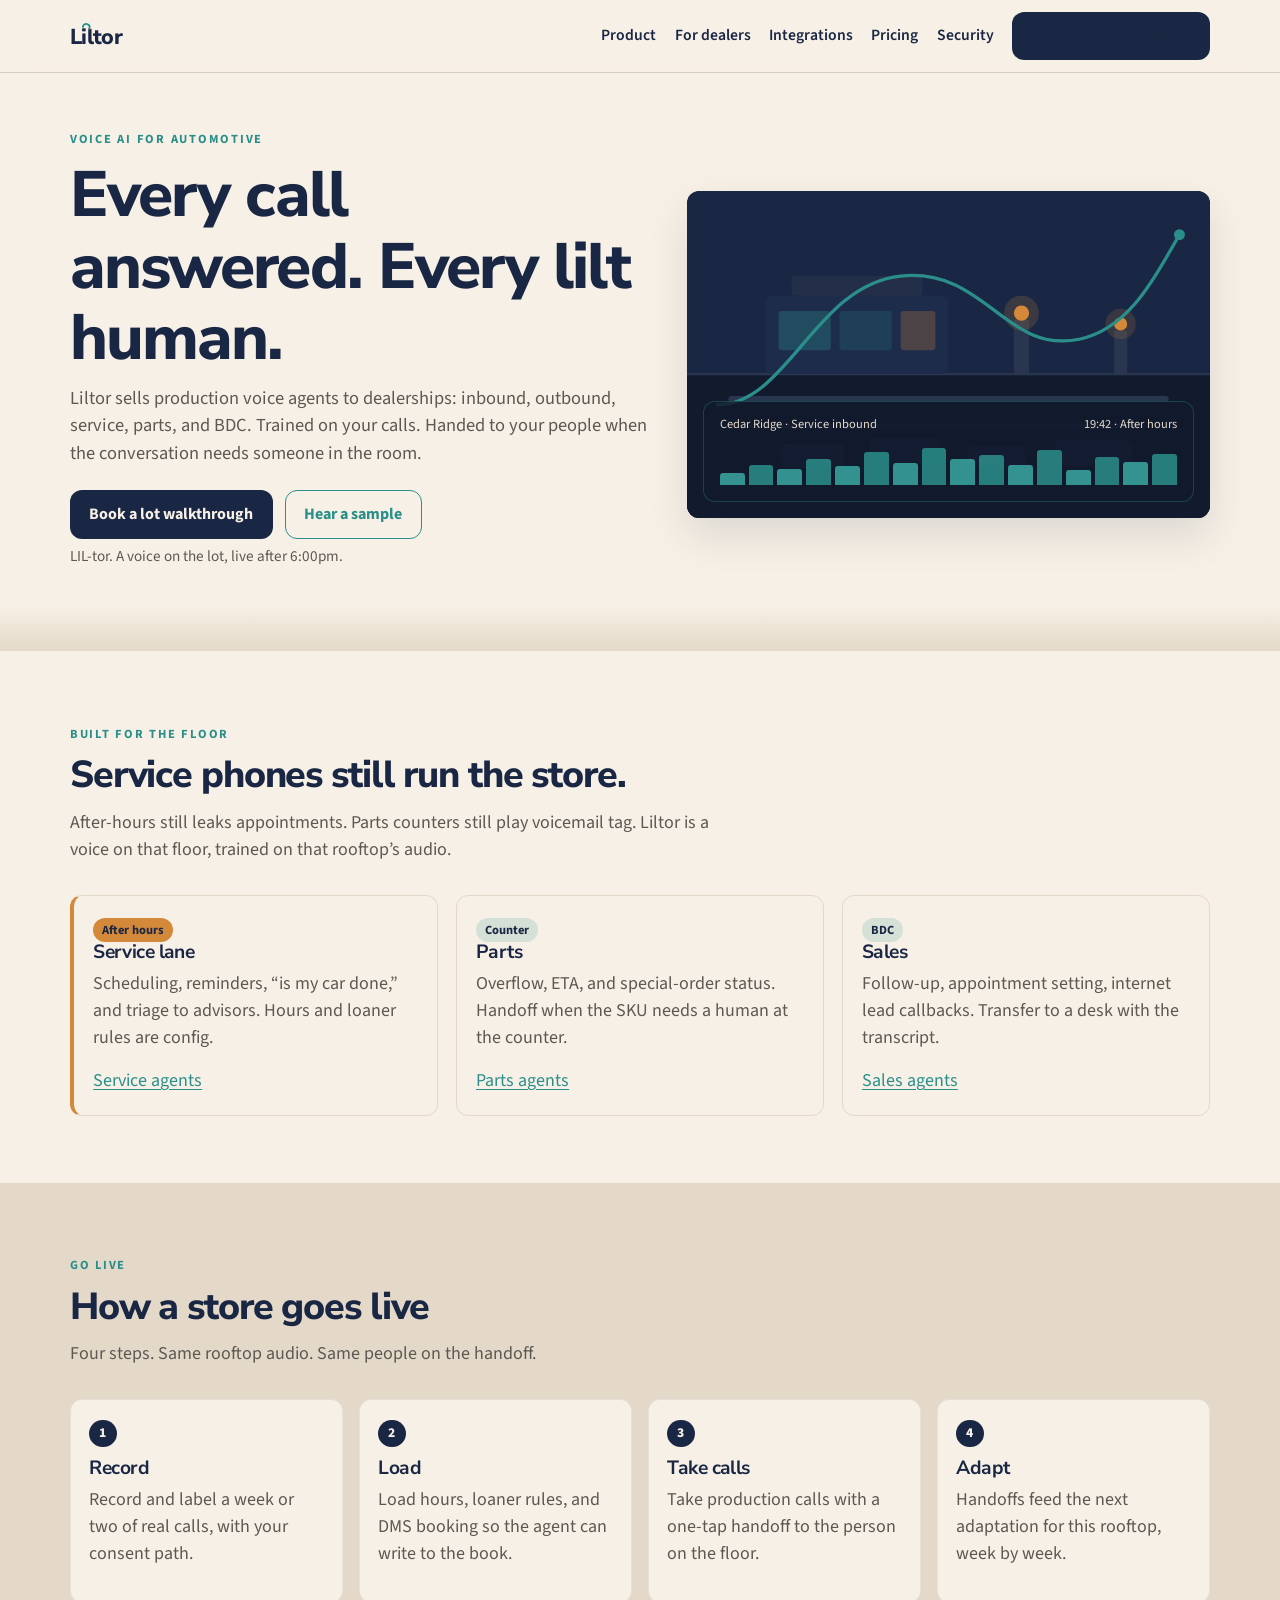
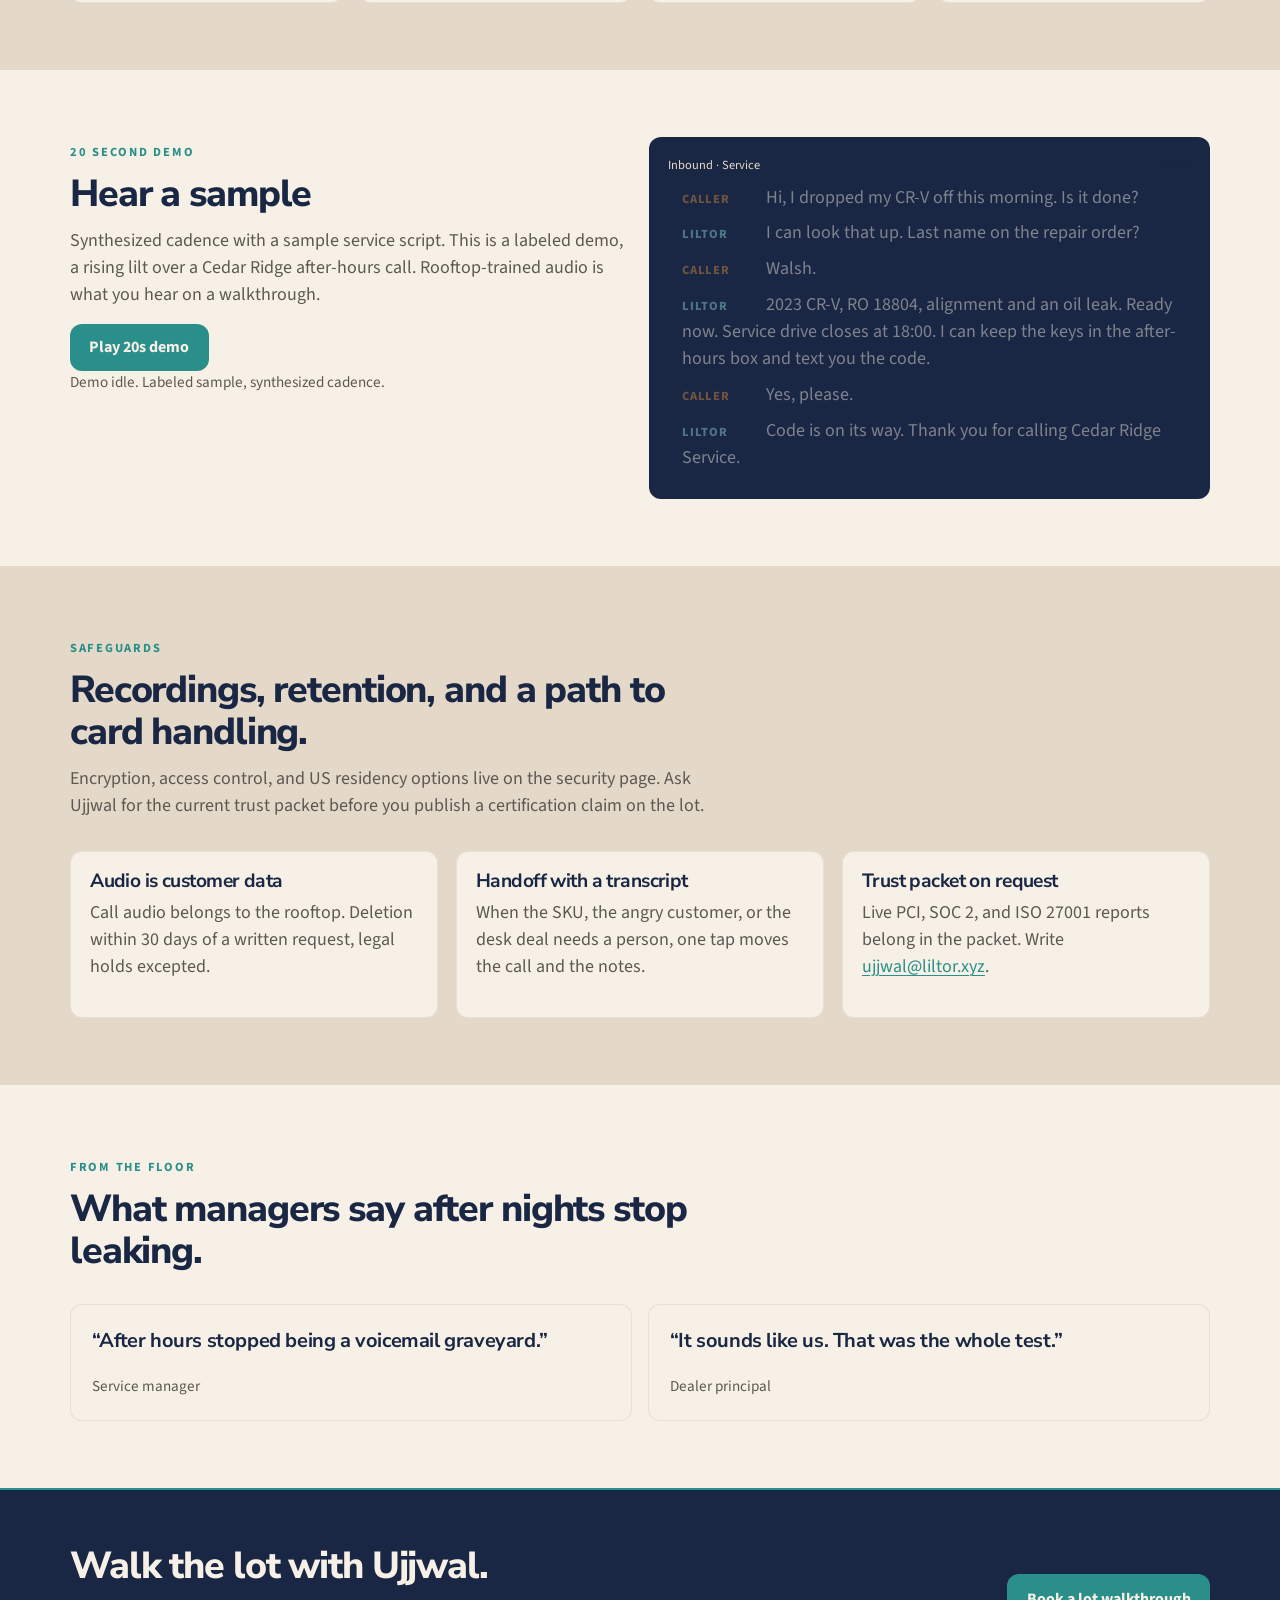
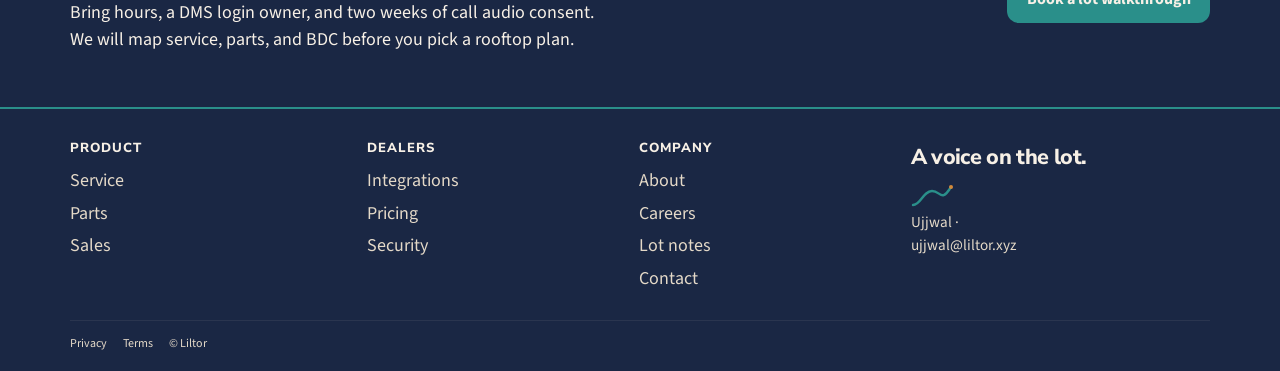
<file: index.html>
<!DOCTYPE html>
<html lang="en">
<head>
  <meta charset="utf-8">
  <meta name="viewport" content="width=device-width, initial-scale=1">
  <title>Liltor | Voice agents for dealerships</title>
  <meta name="description" content="Liltor sells production voice agents to dealerships for inbound, outbound, service, parts, and BDC. Trained on your calls, with a one-tap handoff to your people.">
  <link rel="icon" href="favicon.svg" type="image/svg+xml">
  <link rel="preconnect" href="https://fonts.googleapis.com">
  <link rel="preconnect" href="https://fonts.gstatic.com" crossorigin>
  <link href="https://fonts.googleapis.com/css2?family=Nunito+Sans:wght@600;700;800&family=Source+Sans+3:wght@400;600;700&display=swap" rel="stylesheet">
  <link rel="stylesheet" href="css/styles.css">
</head>
<body data-page="home">
  <a class="skip" href="#main">Skip to content</a>
  <header class="site-header">
    <div class="wrap nav-inner">
      <a class="wordmark" href="index.html" aria-label="Liltor home">L<span class="lilt-i">i</span>ltor</a>
      <button class="nav-toggle" type="button" aria-expanded="false" aria-controls="site-nav" aria-label="Open menu">Menu</button>
      <nav id="site-nav" class="site-nav">
        <a href="product.html">Product</a>
        <a href="product.html#dealers">For dealers</a>
        <a href="product.html#integrations">Integrations</a>
        <a href="pricing.html">Pricing</a>
        <a href="about.html#security">Security</a>
        <a class="btn btn-primary" href="about.html#contact">Book a lot walkthrough</a>
      </nav>
    </div>
  </header>
  <div class="nav-overlay"></div>

  <main id="main">
    <section class="hero">
      <div class="wrap hero-grid">
        <div>
          <p class="eyebrow">Voice AI for automotive</p>
          <h1>Every call answered. Every lilt human.</h1>
          <p class="lede">Liltor sells production voice agents to dealerships: inbound, outbound, service, parts, and BDC. Trained on your calls. Handed to your people when the conversation needs someone in the room.</p>
          <div class="hero-actions">
            <a class="btn btn-primary" href="about.html#contact">Book a lot walkthrough</a>
            <a class="btn btn-secondary" href="#sample">Hear a sample</a>
          </div>
          <p class="hero-note">LIL-tor. A voice on the lot, live after 6:00pm.</p>
        </div>
        <div class="lot-card">
          <img src="img/lot-dusk.svg" width="480" height="300" alt="Night dealership lot with sodium lamps and a rising teal voice curve">
          <div class="hero-console" aria-hidden="true">
            <div class="console-meta">
              <span>Cedar Ridge · Service inbound</span>
              <span>19:42 · After hours</span>
            </div>
            <div class="wave">
              <span></span><span></span><span></span><span></span>
              <span></span><span></span><span></span><span></span>
              <span></span><span></span><span></span><span></span>
              <span></span><span></span><span></span><span></span>
            </div>
          </div>
        </div>
      </div>
    </section>

    <section class="section">
      <div class="wrap">
        <div class="section-head">
          <p class="eyebrow">Built for the floor</p>
          <h2>Service phones still run the store.</h2>
          <p>After-hours still leaks appointments. Parts counters still play voicemail tag. Liltor is a voice on that floor, trained on that rooftop’s audio.</p>
        </div>
        <div class="grid-3">
          <article class="card card-pip">
            <span class="chip chip-amber">After hours</span>
            <h3>Service lane</h3>
            <p>Scheduling, reminders, “is my car done,” and triage to advisors. Hours and loaner rules are config.</p>
            <a href="product.html#service">Service agents</a>
          </article>
          <article class="card">
            <span class="chip chip-teal">Counter</span>
            <h3>Parts</h3>
            <p>Overflow, ETA, and special-order status. Handoff when the SKU needs a human at the counter.</p>
            <a href="product.html#parts">Parts agents</a>
          </article>
          <article class="card">
            <span class="chip chip-teal">BDC</span>
            <h3>Sales</h3>
            <p>Follow-up, appointment setting, internet lead callbacks. Transfer to a desk with the transcript.</p>
            <a href="product.html#sales">Sales agents</a>
          </article>
        </div>
      </div>
    </section>

    <section class="section section-fog" id="how">
      <div class="wrap">
        <div class="section-head">
          <p class="eyebrow">Go live</p>
          <h2>How a store goes live</h2>
          <p>Four steps. Same rooftop audio. Same people on the handoff.</p>
        </div>
        <div class="steps">
          <article class="step">
            <h3>Record</h3>
            <p>Record and label a week or two of real calls, with your consent path.</p>
          </article>
          <article class="step">
            <h3>Load</h3>
            <p>Load hours, loaner rules, and DMS booking so the agent can write to the book.</p>
          </article>
          <article class="step">
            <h3>Take calls</h3>
            <p>Take production calls with a one-tap handoff to the person on the floor.</p>
          </article>
          <article class="step">
            <h3>Adapt</h3>
            <p>Handoffs feed the next adaptation for this rooftop, week by week.</p>
          </article>
        </div>
      </div>
    </section>

    <section class="section" id="sample">
      <div class="wrap grid-2">
        <div>
          <p class="eyebrow">20 second demo</p>
          <h2>Hear a sample</h2>
          <p>Synthesized cadence with a sample service script. This is a labeled demo, a rising lilt over a Cedar Ridge after-hours call. Rooftop-trained audio is what you hear on a walkthrough.</p>
          <button class="btn btn-teal" type="button" data-sample-play aria-pressed="false">Play 20s demo</button>
          <p class="muted" data-sample-status>Demo idle. Labeled sample, synthesized cadence.</p>
        </div>
        <div class="sample-panel">
          <div class="console-meta">
            <span>Inbound · Service</span>
            <span class="hours">19:42</span>
          </div>
          <p class="sample-line caller" data-sample-line data-at="0"><span class="who">Caller</span> Hi, I dropped my CR-V off this morning. Is it done?</p>
          <p class="sample-line agent" data-sample-line data-at="3500"><span class="who">Liltor</span> I can look that up. Last name on the repair order?</p>
          <p class="sample-line caller" data-sample-line data-at="7500"><span class="who">Caller</span> Walsh.</p>
          <p class="sample-line agent" data-sample-line data-at="10500"><span class="who">Liltor</span> 2023 CR-V, RO 18804, alignment and an oil leak. Ready now. Service drive closes at 18:00. I can keep the keys in the after-hours box and text you the code.</p>
          <p class="sample-line caller" data-sample-line data-at="15500"><span class="who">Caller</span> Yes, please.</p>
          <p class="sample-line agent" data-sample-line data-at="17500"><span class="who">Liltor</span> Code is on its way. Thank you for calling Cedar Ridge Service.</p>
        </div>
      </div>
    </section>

    <section class="section section-fog">
      <div class="wrap">
        <div class="section-head">
          <p class="eyebrow">Safeguards</p>
          <h2>Recordings, retention, and a path to card handling.</h2>
          <p>Encryption, access control, and US residency options live on the security page. Ask Ujjwal for the current trust packet before you publish a certification claim on the lot.</p>
        </div>
        <div class="grid-3">
          <article class="card">
            <h3>Audio is customer data</h3>
            <p>Call audio belongs to the rooftop. Deletion within 30 days of a written request, legal holds excepted.</p>
          </article>
          <article class="card">
            <h3>Handoff with a transcript</h3>
            <p>When the SKU, the angry customer, or the desk deal needs a person, one tap moves the call and the notes.</p>
          </article>
          <article class="card">
            <h3>Trust packet on request</h3>
            <p>Live PCI, SOC 2, and ISO 27001 reports belong in the packet. Write <a href="mailto:ujjwal@liltor.xyz">ujjwal@liltor.xyz</a>.</p>
          </article>
        </div>
      </div>
    </section>

    <section class="section">
      <div class="wrap">
        <div class="section-head">
          <p class="eyebrow">From the floor</p>
          <h2>What managers say after nights stop leaking.</h2>
        </div>
        <div class="quotes">
          <blockquote>
            <p>“After hours stopped being a voicemail graveyard.”</p>
            <cite>Service manager</cite>
          </blockquote>
          <blockquote>
            <p>“It sounds like us. That was the whole test.”</p>
            <cite>Dealer principal</cite>
          </blockquote>
        </div>
      </div>
    </section>

    <section class="section-navy cta-band">
      <div class="wrap">
        <div>
          <h2>Walk the lot with Ujjwal.</h2>
          <p>Bring hours, a DMS login owner, and two weeks of call audio consent. We will map service, parts, and BDC before you pick a rooftop plan.</p>
        </div>
        <a class="btn btn-teal" href="about.html#contact">Book a lot walkthrough</a>
      </div>
    </section>
  </main>

  <footer class="site-footer">
    <div class="wrap">
      <div class="footer-grid">
        <div>
          <h2>Product</h2>
          <a href="product.html#service">Service</a>
          <a href="product.html#parts">Parts</a>
          <a href="product.html#sales">Sales</a>
        </div>
        <div>
          <h2>Dealers</h2>
          <a href="product.html#integrations">Integrations</a>
          <a href="pricing.html">Pricing</a>
          <a href="about.html#security">Security</a>
        </div>
        <div>
          <h2>Company</h2>
          <a href="about.html">About</a>
          <a href="about.html#careers">Careers</a>
          <a href="docs.html#lot-notes">Lot notes</a>
          <a href="about.html#contact">Contact</a>
        </div>
        <div>
          <p class="footer-tagline">A voice on the lot.</p>
          <svg class="lilt-glyph" viewBox="0 0 42 28" aria-hidden="true">
            <path d="M2 22C10 22 12 8 21 8s9 12 19-4" fill="none" stroke="#2A8F8A" stroke-width="2.4" stroke-linecap="round"/>
            <circle cx="40" cy="4" r="2" fill="#D4893A"/>
          </svg>
          <p class="muted" style="color:#E4D9C8">Ujjwal · <a href="mailto:ujjwal@liltor.xyz">ujjwal@liltor.xyz</a></p>
        </div>
      </div>
      <div class="legal-row">
        <a href="about.html#privacy">Privacy</a>
        <a href="about.html#terms">Terms</a>
        <span>© Liltor</span>
      </div>
    </div>
  </footer>
  <script src="js/main.js"></script>
</body>
</html>
</file>
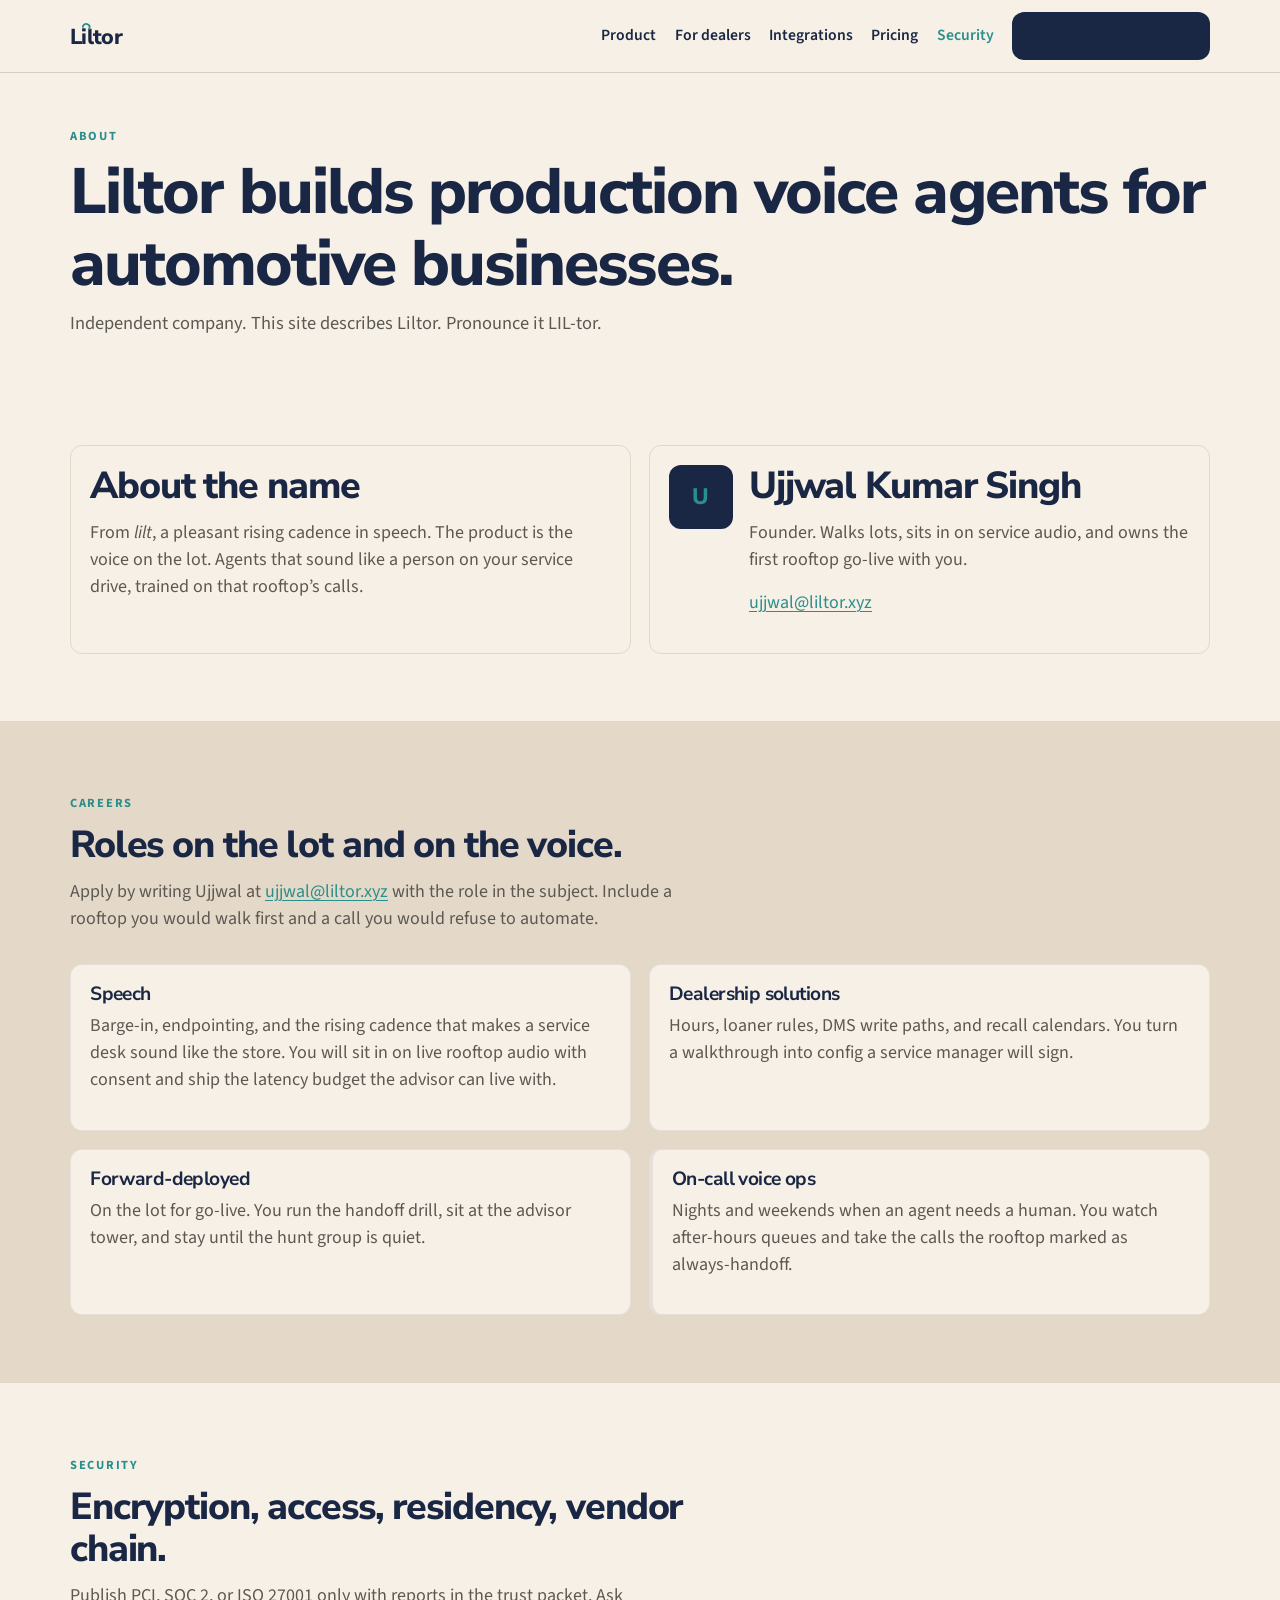
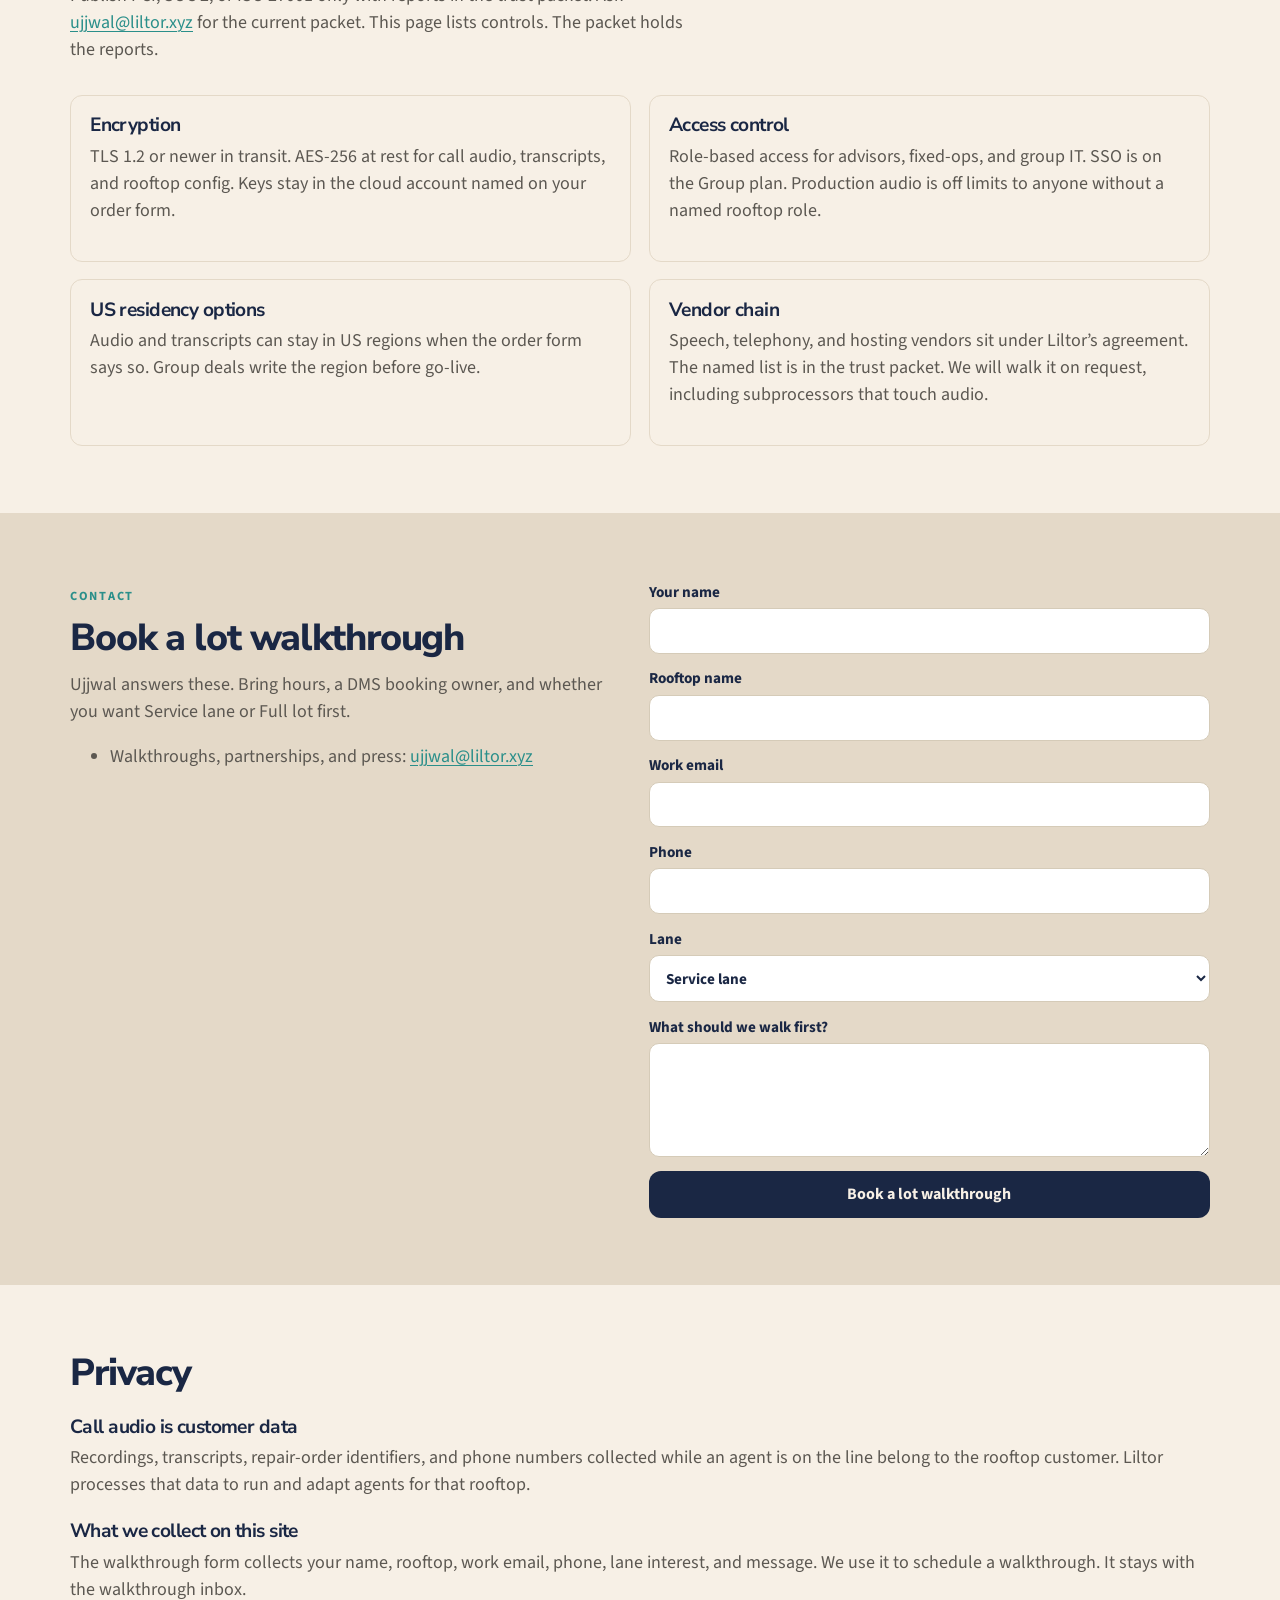
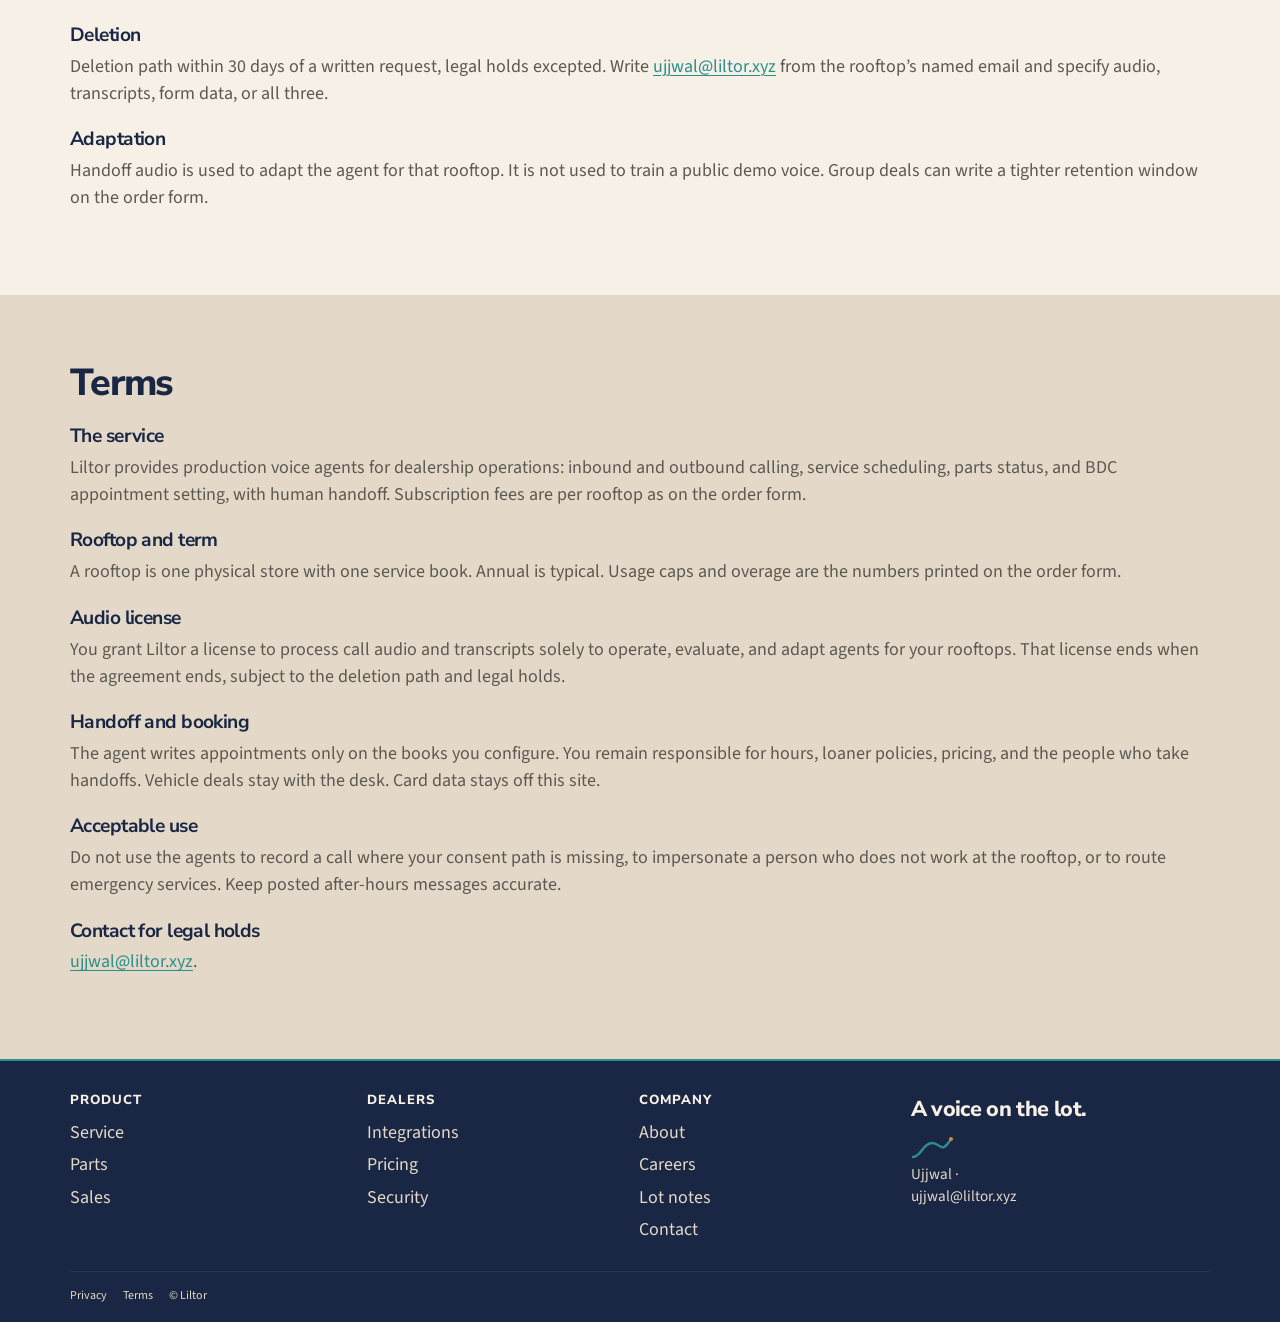
<file: about.html>
<!DOCTYPE html>
<html lang="en">
<head>
  <meta charset="utf-8">
  <meta name="viewport" content="width=device-width, initial-scale=1">
  <title>About, team, and contact | Liltor</title>
  <meta name="description" content="Liltor builds production voice agents for automotive businesses. Meet Ujjwal, see open roles, read security, privacy, and terms, and book a lot walkthrough.">
  <link rel="icon" href="favicon.svg" type="image/svg+xml">
  <link rel="preconnect" href="https://fonts.googleapis.com">
  <link rel="preconnect" href="https://fonts.gstatic.com" crossorigin>
  <link href="https://fonts.googleapis.com/css2?family=Nunito+Sans:wght@600;700;800&family=Source+Sans+3:wght@400;600;700&display=swap" rel="stylesheet">
  <link rel="stylesheet" href="css/styles.css">
</head>
<body data-page="about">
  <a class="skip" href="#main">Skip to content</a>
  <header class="site-header">
    <div class="wrap nav-inner">
      <a class="wordmark" href="index.html" aria-label="Liltor home">L<span class="lilt-i">i</span>ltor</a>
      <button class="nav-toggle" type="button" aria-expanded="false" aria-controls="site-nav" aria-label="Open menu">Menu</button>
      <nav id="site-nav" class="site-nav">
        <a href="product.html">Product</a>
        <a href="product.html#dealers">For dealers</a>
        <a href="product.html#integrations">Integrations</a>
        <a href="pricing.html">Pricing</a>
        <a class="is-active" href="about.html#security">Security</a>
        <a class="btn btn-primary" href="about.html#contact">Book a lot walkthrough</a>
      </nav>
    </div>
  </header>
  <div class="nav-overlay"></div>

  <main id="main">
    <section class="page-hero" id="about">
      <div class="wrap">
        <p class="eyebrow">About</p>
        <h1>Liltor builds production voice agents for automotive businesses.</h1>
        <p class="lede">Independent company. This site describes Liltor. Pronounce it LIL-tor.</p>
      </div>
    </section>

    <section class="section">
      <div class="wrap grid-2">
        <article class="card">
          <h2>About the name</h2>
          <p>From <em>lilt</em>, a pleasant rising cadence in speech. The product is the voice on the lot. Agents that sound like a person on your service drive, trained on that rooftop’s calls.</p>
        </article>
        <article class="card" id="team">
          <div class="team-card">
            <div class="avatar" aria-hidden="true">U</div>
            <div>
              <h2>Ujjwal Kumar Singh</h2>
              <p>Founder. Walks lots, sits in on service audio, and owns the first rooftop go-live with you.</p>
              <p>
                <a href="mailto:ujjwal@liltor.xyz">ujjwal@liltor.xyz</a>
              </p>
            </div>
          </div>
        </article>
      </div>
    </section>

    <section class="section section-fog" id="careers">
      <div class="wrap">
        <div class="section-head">
          <p class="eyebrow">Careers</p>
          <h2>Roles on the lot and on the voice.</h2>
          <p>Apply by writing Ujjwal at <a href="mailto:ujjwal@liltor.xyz">ujjwal@liltor.xyz</a> with the role in the subject. Include a rooftop you would walk first and a call you would refuse to automate.</p>
        </div>
        <div class="grid-2">
          <article class="card">
            <h3>Speech</h3>
            <p>Barge-in, endpointing, and the rising cadence that makes a service desk sound like the store. You will sit in on live rooftop audio with consent and ship the latency budget the advisor can live with.</p>
          </article>
          <article class="card">
            <h3>Dealership solutions</h3>
            <p>Hours, loaner rules, DMS write paths, and recall calendars. You turn a walkthrough into config a service manager will sign.</p>
          </article>
          <article class="card">
            <h3>Forward-deployed</h3>
            <p>On the lot for go-live. You run the handoff drill, sit at the advisor tower, and stay until the hunt group is quiet.</p>
          </article>
          <article class="card card-pip">
            <h3>On-call voice ops</h3>
            <p>Nights and weekends when an agent needs a human. You watch after-hours queues and take the calls the rooftop marked as always-handoff.</p>
          </article>
        </div>
      </div>
    </section>

    <section class="section" id="security">
      <div class="wrap">
        <div class="section-head">
          <p class="eyebrow">Security</p>
          <h2>Encryption, access, residency, vendor chain.</h2>
          <p>Publish PCI, SOC 2, or ISO 27001 only with reports in the trust packet. Ask <a href="mailto:ujjwal@liltor.xyz">ujjwal@liltor.xyz</a> for the current packet. This page lists controls. The packet holds the reports.</p>
        </div>
        <div class="grid-2">
          <article class="card">
            <h3>Encryption</h3>
            <p>TLS 1.2 or newer in transit. AES-256 at rest for call audio, transcripts, and rooftop config. Keys stay in the cloud account named on your order form.</p>
          </article>
          <article class="card">
            <h3>Access control</h3>
            <p>Role-based access for advisors, fixed-ops, and group IT. SSO is on the Group plan. Production audio is off limits to anyone without a named rooftop role.</p>
          </article>
          <article class="card">
            <h3>US residency options</h3>
            <p>Audio and transcripts can stay in US regions when the order form says so. Group deals write the region before go-live.</p>
          </article>
          <article class="card">
            <h3>Vendor chain</h3>
            <p>Speech, telephony, and hosting vendors sit under Liltor’s agreement. The named list is in the trust packet. We will walk it on request, including subprocessors that touch audio.</p>
          </article>
        </div>
      </div>
    </section>

    <section class="section section-fog" id="contact">
      <div class="wrap grid-2">
        <div>
          <p class="eyebrow">Contact</p>
          <h2>Book a lot walkthrough</h2>
          <p>Ujjwal answers these. Bring hours, a DMS booking owner, and whether you want Service lane or Full lot first.</p>
          <ul>
            <li>Walkthroughs, partnerships, and press: <a href="mailto:ujjwal@liltor.xyz">ujjwal@liltor.xyz</a></li>
          </ul>
        </div>
        <div>
          <form id="lot-form" action="about.html#contact" method="post">
            <label>Your name
              <input type="text" name="name" autocomplete="name" required>
            </label>
            <label>Rooftop name
              <input type="text" name="rooftop" required>
            </label>
            <label>Work email
              <input type="email" name="email" autocomplete="email" required>
            </label>
            <label>Phone
              <input type="tel" name="phone" autocomplete="tel" required>
            </label>
            <label>Lane
              <select name="lane" required>
                <option value="service" selected>Service lane</option>
                <option value="full">Full lot</option>
                <option value="group">Group</option>
                <option value="parts">Parts</option>
                <option value="sales">Sales and BDC</option>
              </select>
            </label>
            <label>What should we walk first?
              <textarea name="message" rows="4" required></textarea>
            </label>
            <button class="btn btn-primary" type="submit">Book a lot walkthrough</button>
          </form>
          <div class="success" id="form-success" hidden tabindex="-1">
            <h3>Walkthrough request received.</h3>
            <p>Thanks. Ujjwal will write back at the email you gave. For a faster ping use <a href="mailto:ujjwal@liltor.xyz">ujjwal@liltor.xyz</a>.</p>
          </div>
        </div>
      </div>
    </section>

    <section class="section legal-copy" id="privacy">
      <div class="wrap">
        <h2>Privacy</h2>
        <h3>Call audio is customer data</h3>
        <p>Recordings, transcripts, repair-order identifiers, and phone numbers collected while an agent is on the line belong to the rooftop customer. Liltor processes that data to run and adapt agents for that rooftop.</p>
        <h3>What we collect on this site</h3>
        <p>The walkthrough form collects your name, rooftop, work email, phone, lane interest, and message. We use it to schedule a walkthrough. It stays with the walkthrough inbox.</p>
        <h3>Deletion</h3>
        <p>Deletion path within 30 days of a written request, legal holds excepted. Write <a href="mailto:ujjwal@liltor.xyz">ujjwal@liltor.xyz</a> from the rooftop’s named email and specify audio, transcripts, form data, or all three.</p>
        <h3>Adaptation</h3>
        <p>Handoff audio is used to adapt the agent for that rooftop. It is not used to train a public demo voice. Group deals can write a tighter retention window on the order form.</p>
      </div>
    </section>

    <section class="section section-fog legal-copy" id="terms">
      <div class="wrap">
        <h2>Terms</h2>
        <h3>The service</h3>
        <p>Liltor provides production voice agents for dealership operations: inbound and outbound calling, service scheduling, parts status, and BDC appointment setting, with human handoff. Subscription fees are per rooftop as on the order form.</p>
        <h3>Rooftop and term</h3>
        <p>A rooftop is one physical store with one service book. Annual is typical. Usage caps and overage are the numbers printed on the order form.</p>
        <h3>Audio license</h3>
        <p>You grant Liltor a license to process call audio and transcripts solely to operate, evaluate, and adapt agents for your rooftops. That license ends when the agreement ends, subject to the deletion path and legal holds.</p>
        <h3>Handoff and booking</h3>
        <p>The agent writes appointments only on the books you configure. You remain responsible for hours, loaner policies, pricing, and the people who take handoffs. Vehicle deals stay with the desk. Card data stays off this site.</p>
        <h3>Acceptable use</h3>
        <p>Do not use the agents to record a call where your consent path is missing, to impersonate a person who does not work at the rooftop, or to route emergency services. Keep posted after-hours messages accurate.</p>
        <h3>Contact for legal holds</h3>
        <p><a href="mailto:ujjwal@liltor.xyz">ujjwal@liltor.xyz</a>.</p>
      </div>
    </section>
  </main>

  <footer class="site-footer">
    <div class="wrap">
      <div class="footer-grid">
        <div>
          <h2>Product</h2>
          <a href="product.html#service">Service</a>
          <a href="product.html#parts">Parts</a>
          <a href="product.html#sales">Sales</a>
        </div>
        <div>
          <h2>Dealers</h2>
          <a href="product.html#integrations">Integrations</a>
          <a href="pricing.html">Pricing</a>
          <a href="about.html#security">Security</a>
        </div>
        <div>
          <h2>Company</h2>
          <a href="about.html">About</a>
          <a href="about.html#careers">Careers</a>
          <a href="docs.html#lot-notes">Lot notes</a>
          <a href="about.html#contact">Contact</a>
        </div>
        <div>
          <p class="footer-tagline">A voice on the lot.</p>
          <svg class="lilt-glyph" viewBox="0 0 42 28" aria-hidden="true">
            <path d="M2 22C10 22 12 8 21 8s9 12 19-4" fill="none" stroke="#2A8F8A" stroke-width="2.4" stroke-linecap="round"/>
            <circle cx="40" cy="4" r="2" fill="#D4893A"/>
          </svg>
          <p class="muted" style="color:#E4D9C8">Ujjwal · <a href="mailto:ujjwal@liltor.xyz">ujjwal@liltor.xyz</a></p>
        </div>
      </div>
      <div class="legal-row">
        <a href="about.html#privacy">Privacy</a>
        <a href="about.html#terms">Terms</a>
        <span>© Liltor</span>
      </div>
    </div>
  </footer>
  <script src="js/main.js"></script>
</body>
</html>
</file>
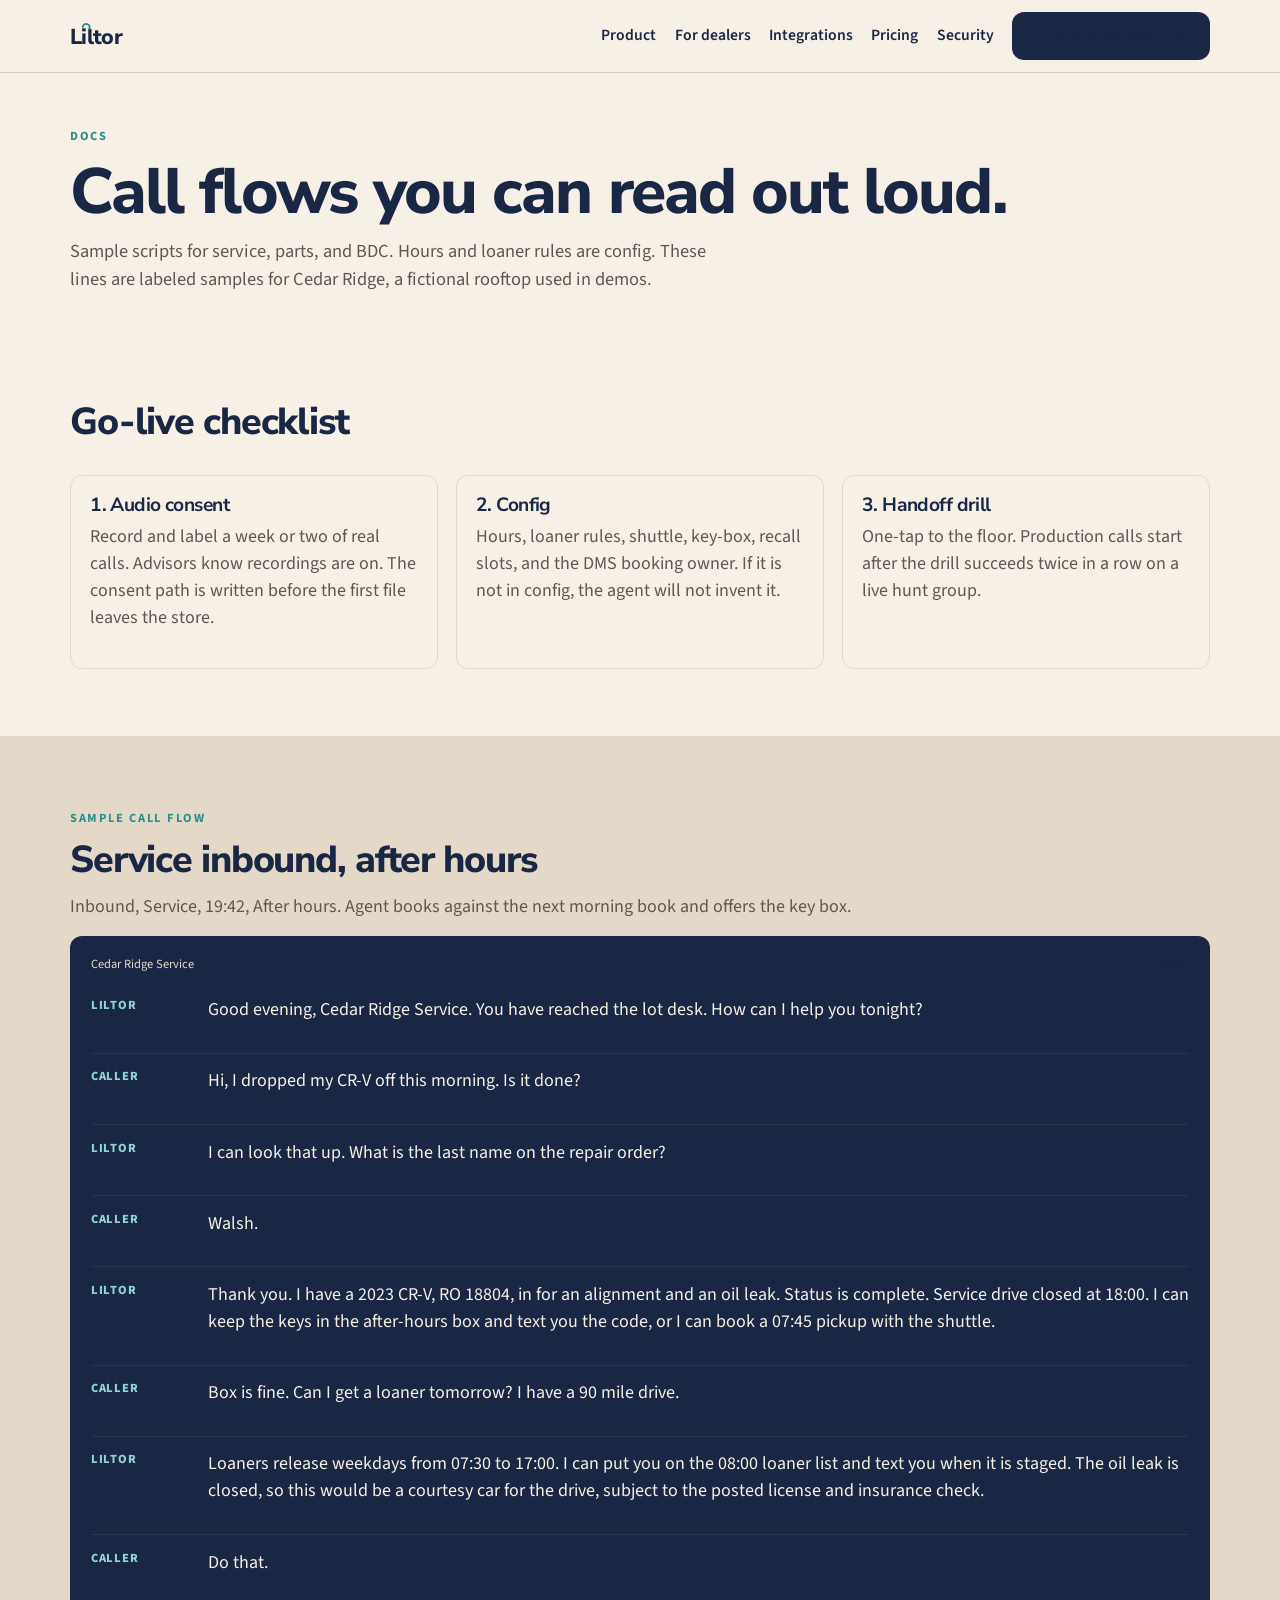
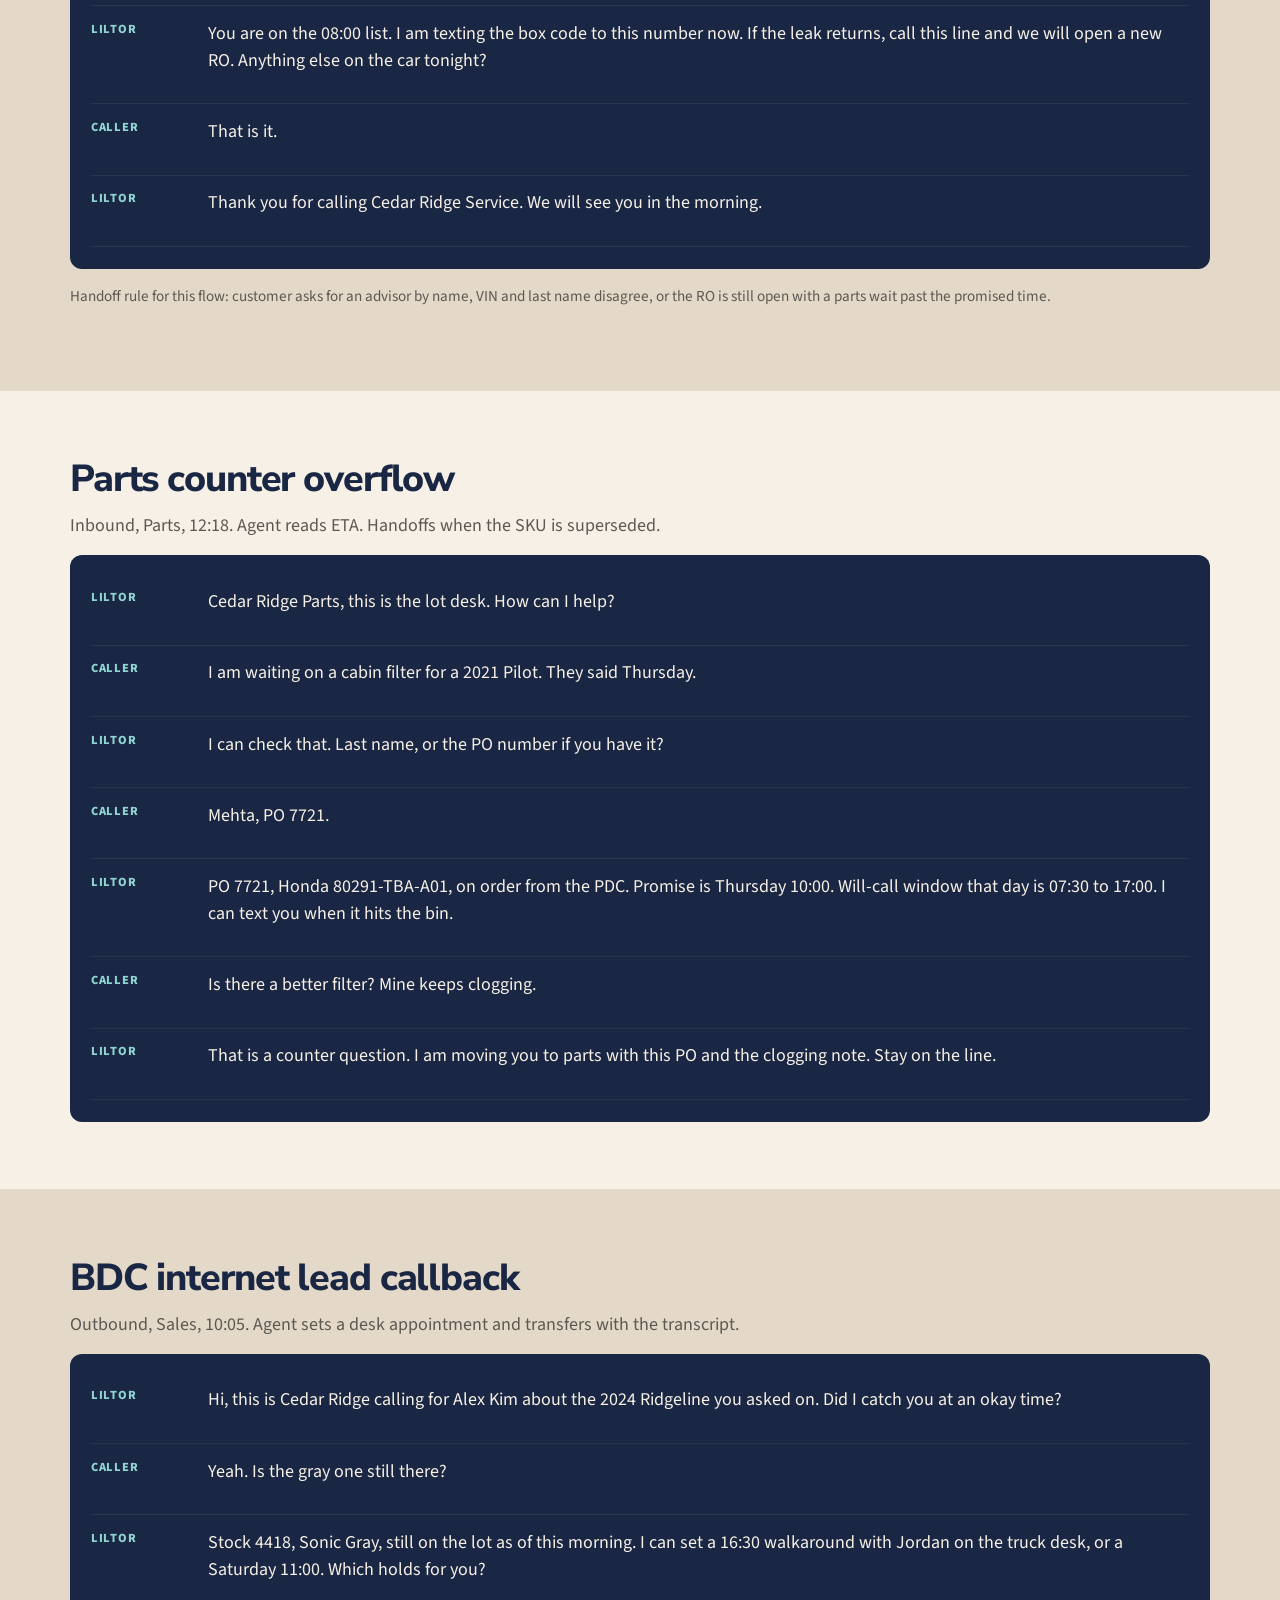
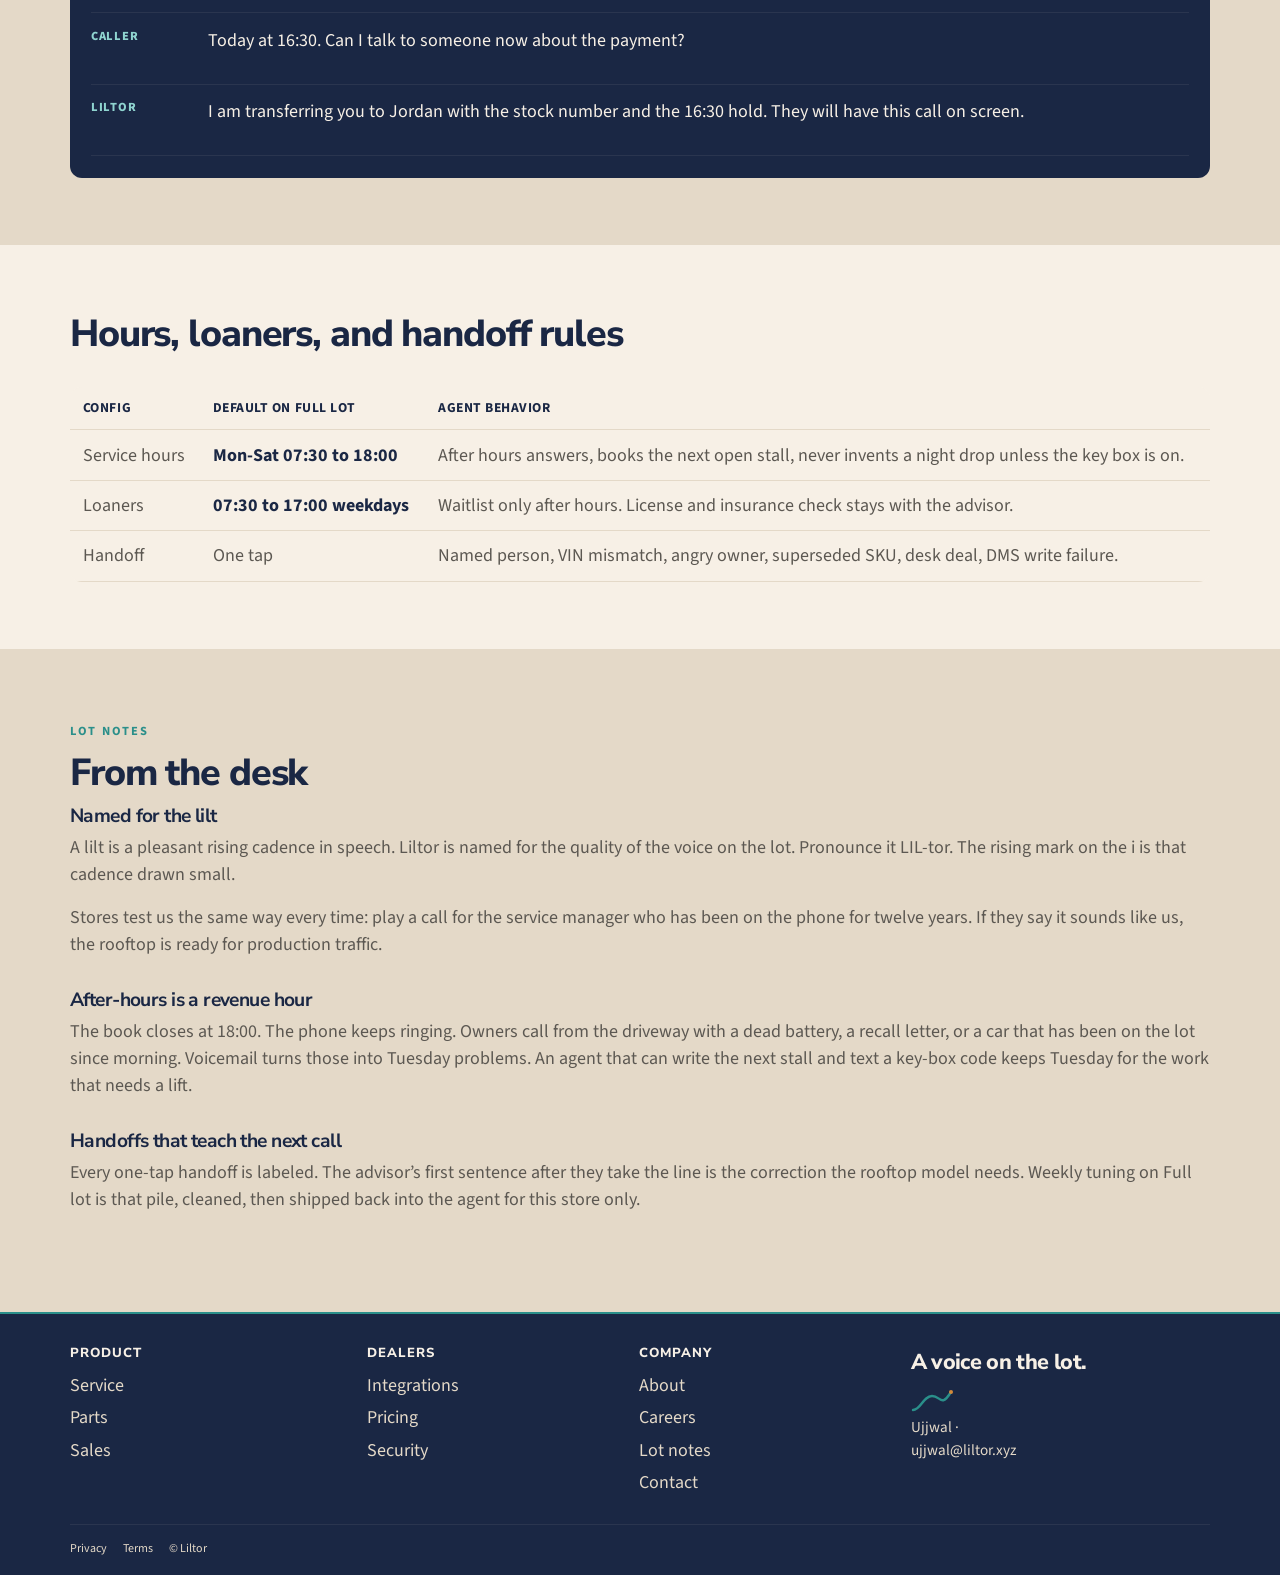
<file: docs.html>
<!DOCTYPE html>
<html lang="en">
<head>
  <meta charset="utf-8">
  <meta name="viewport" content="width=device-width, initial-scale=1">
  <title>Call flows and lot notes | Liltor</title>
  <meta name="description" content="Liltor sample call-flow scripts for service, parts, and BDC, plus lot notes on the name, after-hours, and handoffs.">
  <link rel="icon" href="favicon.svg" type="image/svg+xml">
  <link rel="preconnect" href="https://fonts.googleapis.com">
  <link rel="preconnect" href="https://fonts.gstatic.com" crossorigin>
  <link href="https://fonts.googleapis.com/css2?family=Nunito+Sans:wght@600;700;800&family=Source+Sans+3:wght@400;600;700&display=swap" rel="stylesheet">
  <link rel="stylesheet" href="css/styles.css">
</head>
<body data-page="docs">
  <a class="skip" href="#main">Skip to content</a>
  <header class="site-header">
    <div class="wrap nav-inner">
      <a class="wordmark" href="index.html" aria-label="Liltor home">L<span class="lilt-i">i</span>ltor</a>
      <button class="nav-toggle" type="button" aria-expanded="false" aria-controls="site-nav" aria-label="Open menu">Menu</button>
      <nav id="site-nav" class="site-nav">
        <a href="product.html">Product</a>
        <a href="product.html#dealers">For dealers</a>
        <a href="product.html#integrations">Integrations</a>
        <a href="pricing.html">Pricing</a>
        <a href="about.html#security">Security</a>
        <a class="btn btn-primary" href="about.html#contact">Book a lot walkthrough</a>
      </nav>
    </div>
  </header>
  <div class="nav-overlay"></div>

  <main id="main">
    <section class="page-hero">
      <div class="wrap">
        <p class="eyebrow">Docs</p>
        <h1>Call flows you can read out loud.</h1>
        <p class="lede">Sample scripts for service, parts, and BDC. Hours and loaner rules are config. These lines are labeled samples for Cedar Ridge, a fictional rooftop used in demos.</p>
      </div>
    </section>

    <section class="section" id="go-live">
      <div class="wrap">
        <div class="section-head">
          <h2>Go-live checklist</h2>
        </div>
        <div class="grid-3">
          <article class="card">
            <h3>1. Audio consent</h3>
            <p>Record and label a week or two of real calls. Advisors know recordings are on. The consent path is written before the first file leaves the store.</p>
          </article>
          <article class="card">
            <h3>2. Config</h3>
            <p>Hours, loaner rules, shuttle, key-box, recall slots, and the DMS booking owner. If it is not in config, the agent will not invent it.</p>
          </article>
          <article class="card">
            <h3>3. Handoff drill</h3>
            <p>One-tap to the floor. Production calls start after the drill succeeds twice in a row on a live hunt group.</p>
          </article>
        </div>
      </div>
    </section>

    <section class="section section-fog" id="service-script">
      <div class="wrap">
        <p class="eyebrow">Sample call flow</p>
        <h2>Service inbound, after hours</h2>
        <p>Inbound, Service, 19:42, After hours. Agent books against the next morning book and offers the key box.</p>
        <div class="script-shell">
          <div class="console-meta">
            <span>Cedar Ridge Service</span>
            <span class="hours">19:42</span>
          </div>
          <ol class="call-script">
            <li class="turn"><span class="who">Liltor</span><p>Good evening, Cedar Ridge Service. You have reached the lot desk. How can I help you tonight?</p></li>
            <li class="turn"><span class="who">Caller</span><p>Hi, I dropped my CR-V off this morning. Is it done?</p></li>
            <li class="turn"><span class="who">Liltor</span><p>I can look that up. What is the last name on the repair order?</p></li>
            <li class="turn"><span class="who">Caller</span><p>Walsh.</p></li>
            <li class="turn"><span class="who">Liltor</span><p>Thank you. I have a 2023 CR-V, RO 18804, in for an alignment and an oil leak. Status is complete. Service drive closed at 18:00. I can keep the keys in the after-hours box and text you the code, or I can book a 07:45 pickup with the shuttle.</p></li>
            <li class="turn"><span class="who">Caller</span><p>Box is fine. Can I get a loaner tomorrow? I have a 90 mile drive.</p></li>
            <li class="turn"><span class="who">Liltor</span><p>Loaners release weekdays from 07:30 to 17:00. I can put you on the 08:00 loaner list and text you when it is staged. The oil leak is closed, so this would be a courtesy car for the drive, subject to the posted license and insurance check.</p></li>
            <li class="turn"><span class="who">Caller</span><p>Do that.</p></li>
            <li class="turn"><span class="who">Liltor</span><p>You are on the 08:00 list. I am texting the box code to this number now. If the leak returns, call this line and we will open a new RO. Anything else on the car tonight?</p></li>
            <li class="turn"><span class="who">Caller</span><p>That is it.</p></li>
            <li class="turn"><span class="who">Liltor</span><p>Thank you for calling Cedar Ridge Service. We will see you in the morning.</p></li>
          </ol>
        </div>
        <p class="muted" style="margin-top:1rem">Handoff rule for this flow: customer asks for an advisor by name, VIN and last name disagree, or the RO is still open with a parts wait past the promised time.</p>
      </div>
    </section>

    <section class="section" id="parts-script">
      <div class="wrap">
        <h2>Parts counter overflow</h2>
        <p>Inbound, Parts, 12:18. Agent reads ETA. Handoffs when the SKU is superseded.</p>
        <div class="script-shell">
          <ol class="call-script">
            <li class="turn"><span class="who">Liltor</span><p>Cedar Ridge Parts, this is the lot desk. How can I help?</p></li>
            <li class="turn"><span class="who">Caller</span><p>I am waiting on a cabin filter for a 2021 Pilot. They said Thursday.</p></li>
            <li class="turn"><span class="who">Liltor</span><p>I can check that. Last name, or the PO number if you have it?</p></li>
            <li class="turn"><span class="who">Caller</span><p>Mehta, PO 7721.</p></li>
            <li class="turn"><span class="who">Liltor</span><p>PO 7721, Honda 80291-TBA-A01, on order from the PDC. Promise is Thursday 10:00. Will-call window that day is 07:30 to 17:00. I can text you when it hits the bin.</p></li>
            <li class="turn"><span class="who">Caller</span><p>Is there a better filter? Mine keeps clogging.</p></li>
            <li class="turn"><span class="who">Liltor</span><p>That is a counter question. I am moving you to parts with this PO and the clogging note. Stay on the line.</p></li>
          </ol>
        </div>
      </div>
    </section>

    <section class="section section-fog" id="sales-script">
      <div class="wrap">
        <h2>BDC internet lead callback</h2>
        <p>Outbound, Sales, 10:05. Agent sets a desk appointment and transfers with the transcript.</p>
        <div class="script-shell">
          <ol class="call-script">
            <li class="turn"><span class="who">Liltor</span><p>Hi, this is Cedar Ridge calling for Alex Kim about the 2024 Ridgeline you asked on. Did I catch you at an okay time?</p></li>
            <li class="turn"><span class="who">Caller</span><p>Yeah. Is the gray one still there?</p></li>
            <li class="turn"><span class="who">Liltor</span><p>Stock 4418, Sonic Gray, still on the lot as of this morning. I can set a 16:30 walkaround with Jordan on the truck desk, or a Saturday 11:00. Which holds for you?</p></li>
            <li class="turn"><span class="who">Caller</span><p>Today at 16:30. Can I talk to someone now about the payment?</p></li>
            <li class="turn"><span class="who">Liltor</span><p>I am transferring you to Jordan with the stock number and the 16:30 hold. They will have this call on screen.</p></li>
          </ol>
        </div>
      </div>
    </section>

    <section class="section" id="rules">
      <div class="wrap">
        <div class="section-head">
          <h2>Hours, loaners, and handoff rules</h2>
        </div>
        <table class="table">
          <thead>
            <tr>
              <th>Config</th>
              <th>Default on Full lot</th>
              <th>Agent behavior</th>
            </tr>
          </thead>
          <tbody>
            <tr>
              <td>Service hours</td>
              <td class="hours">Mon-Sat 07:30 to 18:00</td>
              <td>After hours answers, books the next open stall, never invents a night drop unless the key box is on.</td>
            </tr>
            <tr>
              <td>Loaners</td>
              <td class="hours">07:30 to 17:00 weekdays</td>
              <td>Waitlist only after hours. License and insurance check stays with the advisor.</td>
            </tr>
            <tr>
              <td>Handoff</td>
              <td>One tap</td>
              <td>Named person, VIN mismatch, angry owner, superseded SKU, desk deal, DMS write failure.</td>
            </tr>
          </tbody>
        </table>
      </div>
    </section>

    <section class="section section-fog note-list" id="lot-notes">
      <div class="wrap">
        <p class="eyebrow">Lot notes</p>
        <h2>From the desk</h2>

        <article id="named-for-the-lilt">
          <h3>Named for the lilt</h3>
          <p>A lilt is a pleasant rising cadence in speech. Liltor is named for the quality of the voice on the lot. Pronounce it LIL-tor. The rising mark on the i is that cadence drawn small.</p>
          <p>Stores test us the same way every time: play a call for the service manager who has been on the phone for twelve years. If they say it sounds like us, the rooftop is ready for production traffic.</p>
        </article>

        <article id="after-hours">
          <h3>After-hours is a revenue hour</h3>
          <p>The book closes at 18:00. The phone keeps ringing. Owners call from the driveway with a dead battery, a recall letter, or a car that has been on the lot since morning. Voicemail turns those into Tuesday problems. An agent that can write the next stall and text a key-box code keeps Tuesday for the work that needs a lift.</p>
        </article>

        <article id="handoffs">
          <h3>Handoffs that teach the next call</h3>
          <p>Every one-tap handoff is labeled. The advisor’s first sentence after they take the line is the correction the rooftop model needs. Weekly tuning on Full lot is that pile, cleaned, then shipped back into the agent for this store only.</p>
        </article>
      </div>
    </section>
  </main>

  <footer class="site-footer">
    <div class="wrap">
      <div class="footer-grid">
        <div>
          <h2>Product</h2>
          <a href="product.html#service">Service</a>
          <a href="product.html#parts">Parts</a>
          <a href="product.html#sales">Sales</a>
        </div>
        <div>
          <h2>Dealers</h2>
          <a href="product.html#integrations">Integrations</a>
          <a href="pricing.html">Pricing</a>
          <a href="about.html#security">Security</a>
        </div>
        <div>
          <h2>Company</h2>
          <a href="about.html">About</a>
          <a href="about.html#careers">Careers</a>
          <a href="docs.html#lot-notes">Lot notes</a>
          <a href="about.html#contact">Contact</a>
        </div>
        <div>
          <p class="footer-tagline">A voice on the lot.</p>
          <svg class="lilt-glyph" viewBox="0 0 42 28" aria-hidden="true">
            <path d="M2 22C10 22 12 8 21 8s9 12 19-4" fill="none" stroke="#2A8F8A" stroke-width="2.4" stroke-linecap="round"/>
            <circle cx="40" cy="4" r="2" fill="#D4893A"/>
          </svg>
          <p class="muted" style="color:#E4D9C8">Ujjwal · <a href="mailto:ujjwal@liltor.xyz">ujjwal@liltor.xyz</a></p>
        </div>
      </div>
      <div class="legal-row">
        <a href="about.html#privacy">Privacy</a>
        <a href="about.html#terms">Terms</a>
        <span>© Liltor</span>
      </div>
    </div>
  </footer>
  <script src="js/main.js"></script>
</body>
</html>
</file>
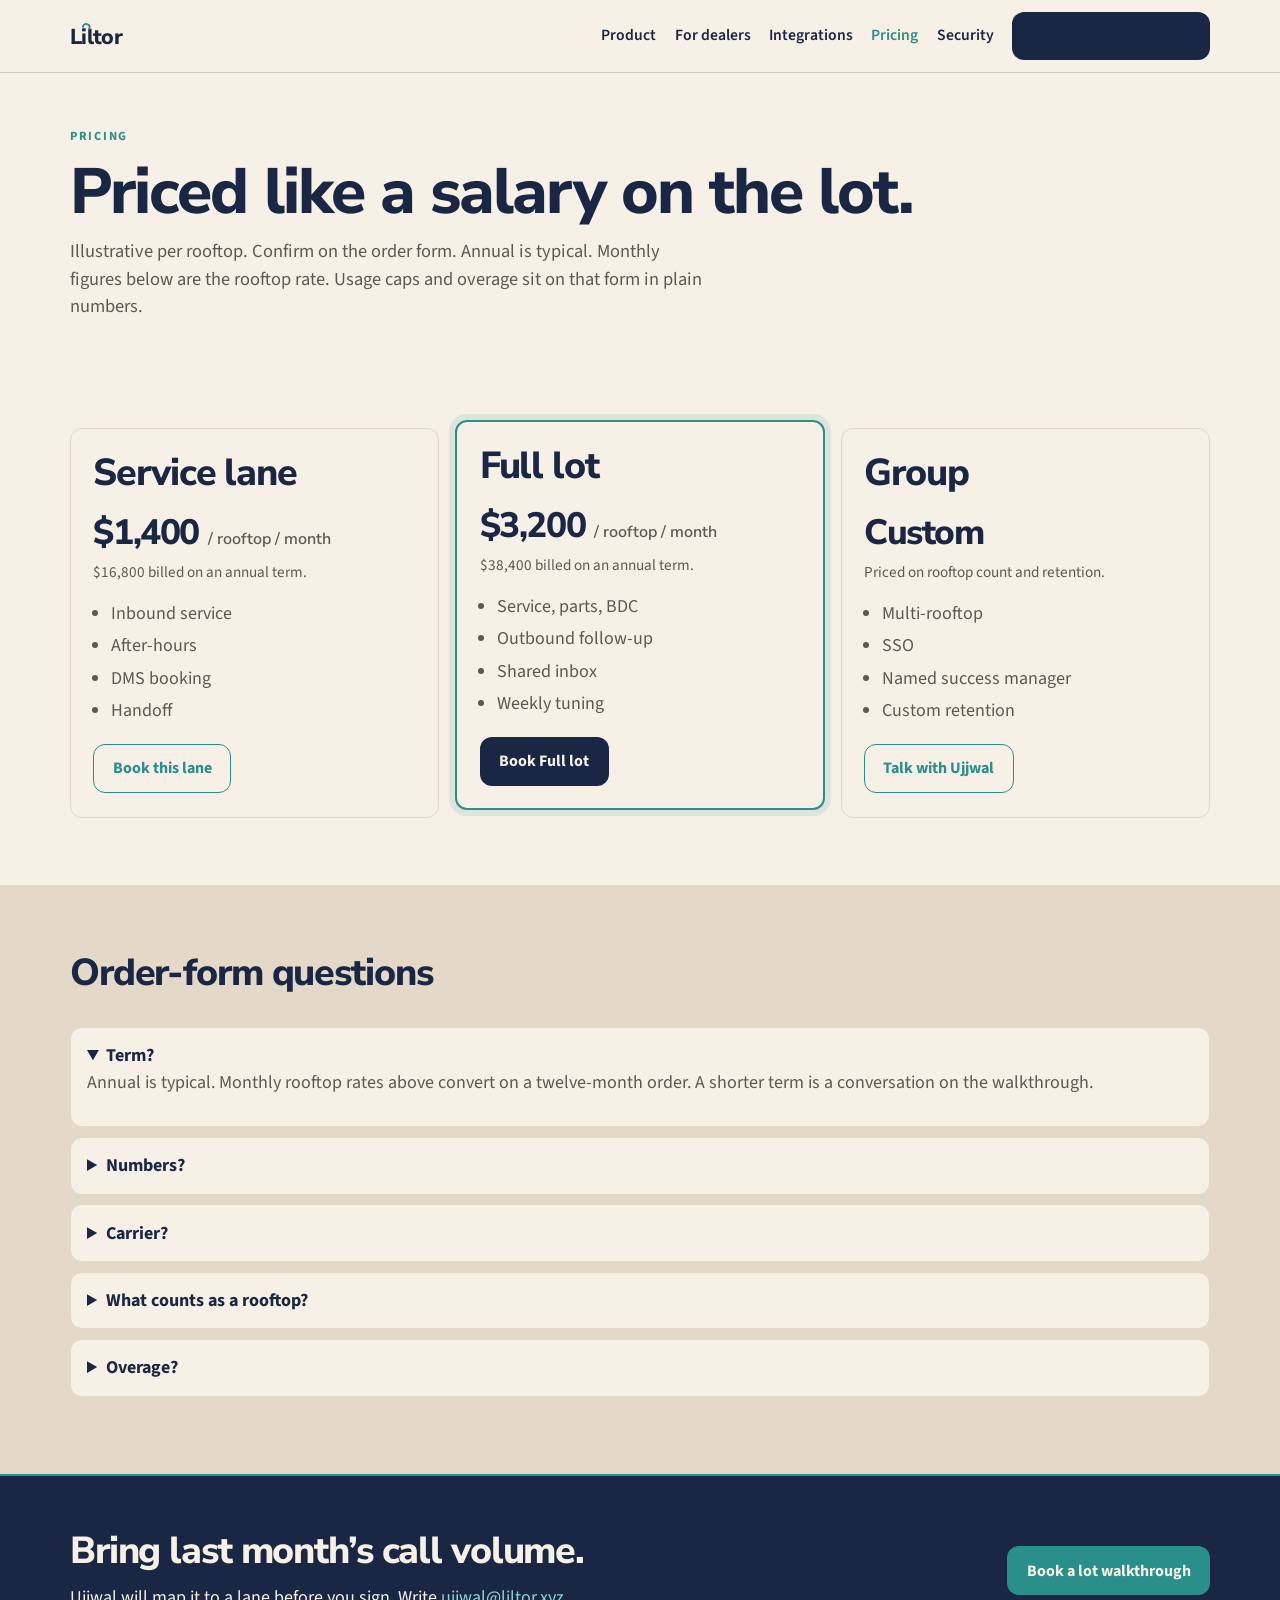
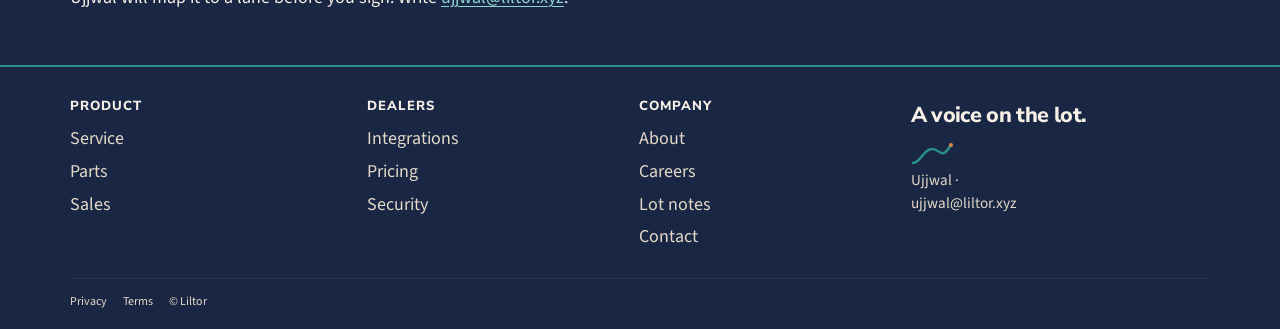
<file: pricing.html>
<!DOCTYPE html>
<html lang="en">
<head>
  <meta charset="utf-8">
  <meta name="viewport" content="width=device-width, initial-scale=1">
  <title>Pricing | Liltor</title>
  <meta name="description" content="Liltor rooftop pricing: Service lane $1,400, Full lot $3,200, Group custom. Annual is typical. Confirm numbers on the order form.">
  <link rel="icon" href="favicon.svg" type="image/svg+xml">
  <link rel="preconnect" href="https://fonts.googleapis.com">
  <link rel="preconnect" href="https://fonts.gstatic.com" crossorigin>
  <link href="https://fonts.googleapis.com/css2?family=Nunito+Sans:wght@600;700;800&family=Source+Sans+3:wght@400;600;700&display=swap" rel="stylesheet">
  <link rel="stylesheet" href="css/styles.css">
</head>
<body data-page="pricing">
  <a class="skip" href="#main">Skip to content</a>
  <header class="site-header">
    <div class="wrap nav-inner">
      <a class="wordmark" href="index.html" aria-label="Liltor home">L<span class="lilt-i">i</span>ltor</a>
      <button class="nav-toggle" type="button" aria-expanded="false" aria-controls="site-nav" aria-label="Open menu">Menu</button>
      <nav id="site-nav" class="site-nav">
        <a href="product.html">Product</a>
        <a href="product.html#dealers">For dealers</a>
        <a href="product.html#integrations">Integrations</a>
        <a class="is-active" href="pricing.html">Pricing</a>
        <a href="about.html#security">Security</a>
        <a class="btn btn-primary" href="about.html#contact">Book a lot walkthrough</a>
      </nav>
    </div>
  </header>
  <div class="nav-overlay"></div>

  <main id="main">
    <section class="page-hero">
      <div class="wrap">
        <p class="eyebrow">Pricing</p>
        <h1>Priced like a salary on the lot.</h1>
        <p class="lede">Illustrative per rooftop. Confirm on the order form. Annual is typical. Monthly figures below are the rooftop rate. Usage caps and overage sit on that form in plain numbers.</p>
      </div>
    </section>

    <section class="section" id="plans">
      <div class="wrap price-grid">
        <article class="price-card">
          <h2>Service lane</h2>
          <p class="price">$1,400 <span>/ rooftop / month</span></p>
          <p class="muted">$16,800 billed on an annual term.</p>
          <ul>
            <li>Inbound service</li>
            <li>After-hours</li>
            <li>DMS booking</li>
            <li>Handoff</li>
          </ul>
          <a class="btn btn-secondary" href="about.html#contact">Book this lane</a>
        </article>
        <article class="price-card featured">
          <h2>Full lot</h2>
          <p class="price">$3,200 <span>/ rooftop / month</span></p>
          <p class="muted">$38,400 billed on an annual term.</p>
          <ul>
            <li>Service, parts, BDC</li>
            <li>Outbound follow-up</li>
            <li>Shared inbox</li>
            <li>Weekly tuning</li>
          </ul>
          <a class="btn btn-primary" href="about.html#contact">Book Full lot</a>
        </article>
        <article class="price-card">
          <h2>Group</h2>
          <p class="price">Custom</p>
          <p class="muted">Priced on rooftop count and retention.</p>
          <ul>
            <li>Multi-rooftop</li>
            <li>SSO</li>
            <li>Named success manager</li>
            <li>Custom retention</li>
          </ul>
          <a class="btn btn-secondary" href="about.html#contact">Talk with Ujjwal</a>
        </article>
      </div>
    </section>

    <section class="section section-fog" id="faq">
      <div class="wrap">
        <div class="section-head">
          <h2>Order-form questions</h2>
        </div>
        <div class="faq">
          <details open>
            <summary>Term?</summary>
            <p>Annual is typical. Monthly rooftop rates above convert on a twelve-month order. A shorter term is a conversation on the walkthrough.</p>
          </details>
          <details>
            <summary>Numbers?</summary>
            <p>Porting is a project we schedule. DIDs, hunt groups, and after-hours routing land on a dated cutover, not a self-serve toggle.</p>
          </details>
          <details>
            <summary>Carrier?</summary>
            <p>Telephony partners sit under Liltor’s agreement. You keep your posted numbers. The rooftop keeps a single carrier contract for the agent path.</p>
          </details>
          <details>
            <summary>What counts as a rooftop?</summary>
            <p>One physical store with one service book. A group of four stores is four rooftops, even when they share a DMS tenant.</p>
          </details>
          <details>
            <summary>Overage?</summary>
            <p>Caps are written as included minutes and included outbound attempts. Overage is a unit price on the same form, printed with the caps.</p>
          </details>
        </div>
      </div>
    </section>

    <section class="section-navy cta-band">
      <div class="wrap">
        <div>
          <h2>Bring last month’s call volume.</h2>
          <p>Ujjwal will map it to a lane before you sign. Write <a href="mailto:ujjwal@liltor.xyz" style="color:#8fd4d0">ujjwal@liltor.xyz</a>.</p>
        </div>
        <a class="btn btn-teal" href="about.html#contact">Book a lot walkthrough</a>
      </div>
    </section>
  </main>

  <footer class="site-footer">
    <div class="wrap">
      <div class="footer-grid">
        <div>
          <h2>Product</h2>
          <a href="product.html#service">Service</a>
          <a href="product.html#parts">Parts</a>
          <a href="product.html#sales">Sales</a>
        </div>
        <div>
          <h2>Dealers</h2>
          <a href="product.html#integrations">Integrations</a>
          <a href="pricing.html">Pricing</a>
          <a href="about.html#security">Security</a>
        </div>
        <div>
          <h2>Company</h2>
          <a href="about.html">About</a>
          <a href="about.html#careers">Careers</a>
          <a href="docs.html#lot-notes">Lot notes</a>
          <a href="about.html#contact">Contact</a>
        </div>
        <div>
          <p class="footer-tagline">A voice on the lot.</p>
          <svg class="lilt-glyph" viewBox="0 0 42 28" aria-hidden="true">
            <path d="M2 22C10 22 12 8 21 8s9 12 19-4" fill="none" stroke="#2A8F8A" stroke-width="2.4" stroke-linecap="round"/>
            <circle cx="40" cy="4" r="2" fill="#D4893A"/>
          </svg>
          <p class="muted" style="color:#E4D9C8">Ujjwal · <a href="mailto:ujjwal@liltor.xyz">ujjwal@liltor.xyz</a></p>
        </div>
      </div>
      <div class="legal-row">
        <a href="about.html#privacy">Privacy</a>
        <a href="about.html#terms">Terms</a>
        <span>© Liltor</span>
      </div>
    </div>
  </footer>
  <script src="js/main.js"></script>
</body>
</html>
</file>
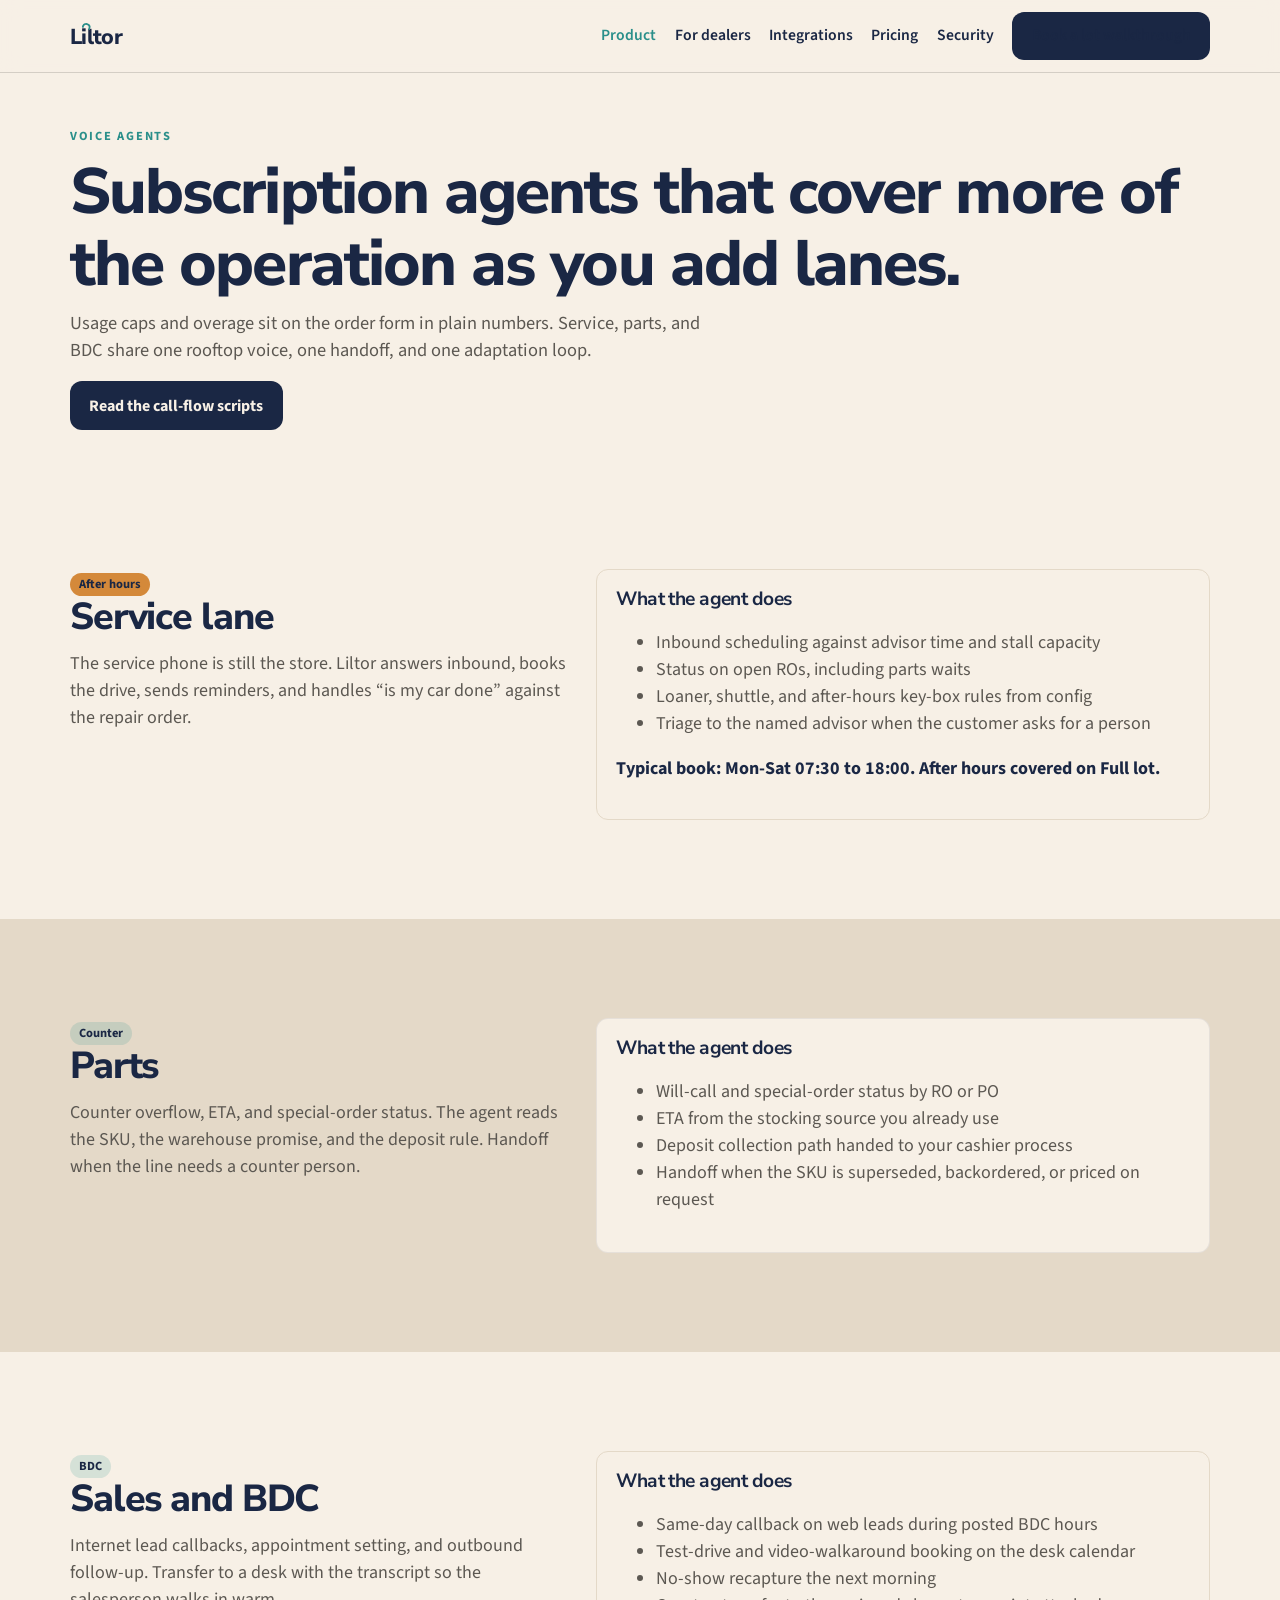
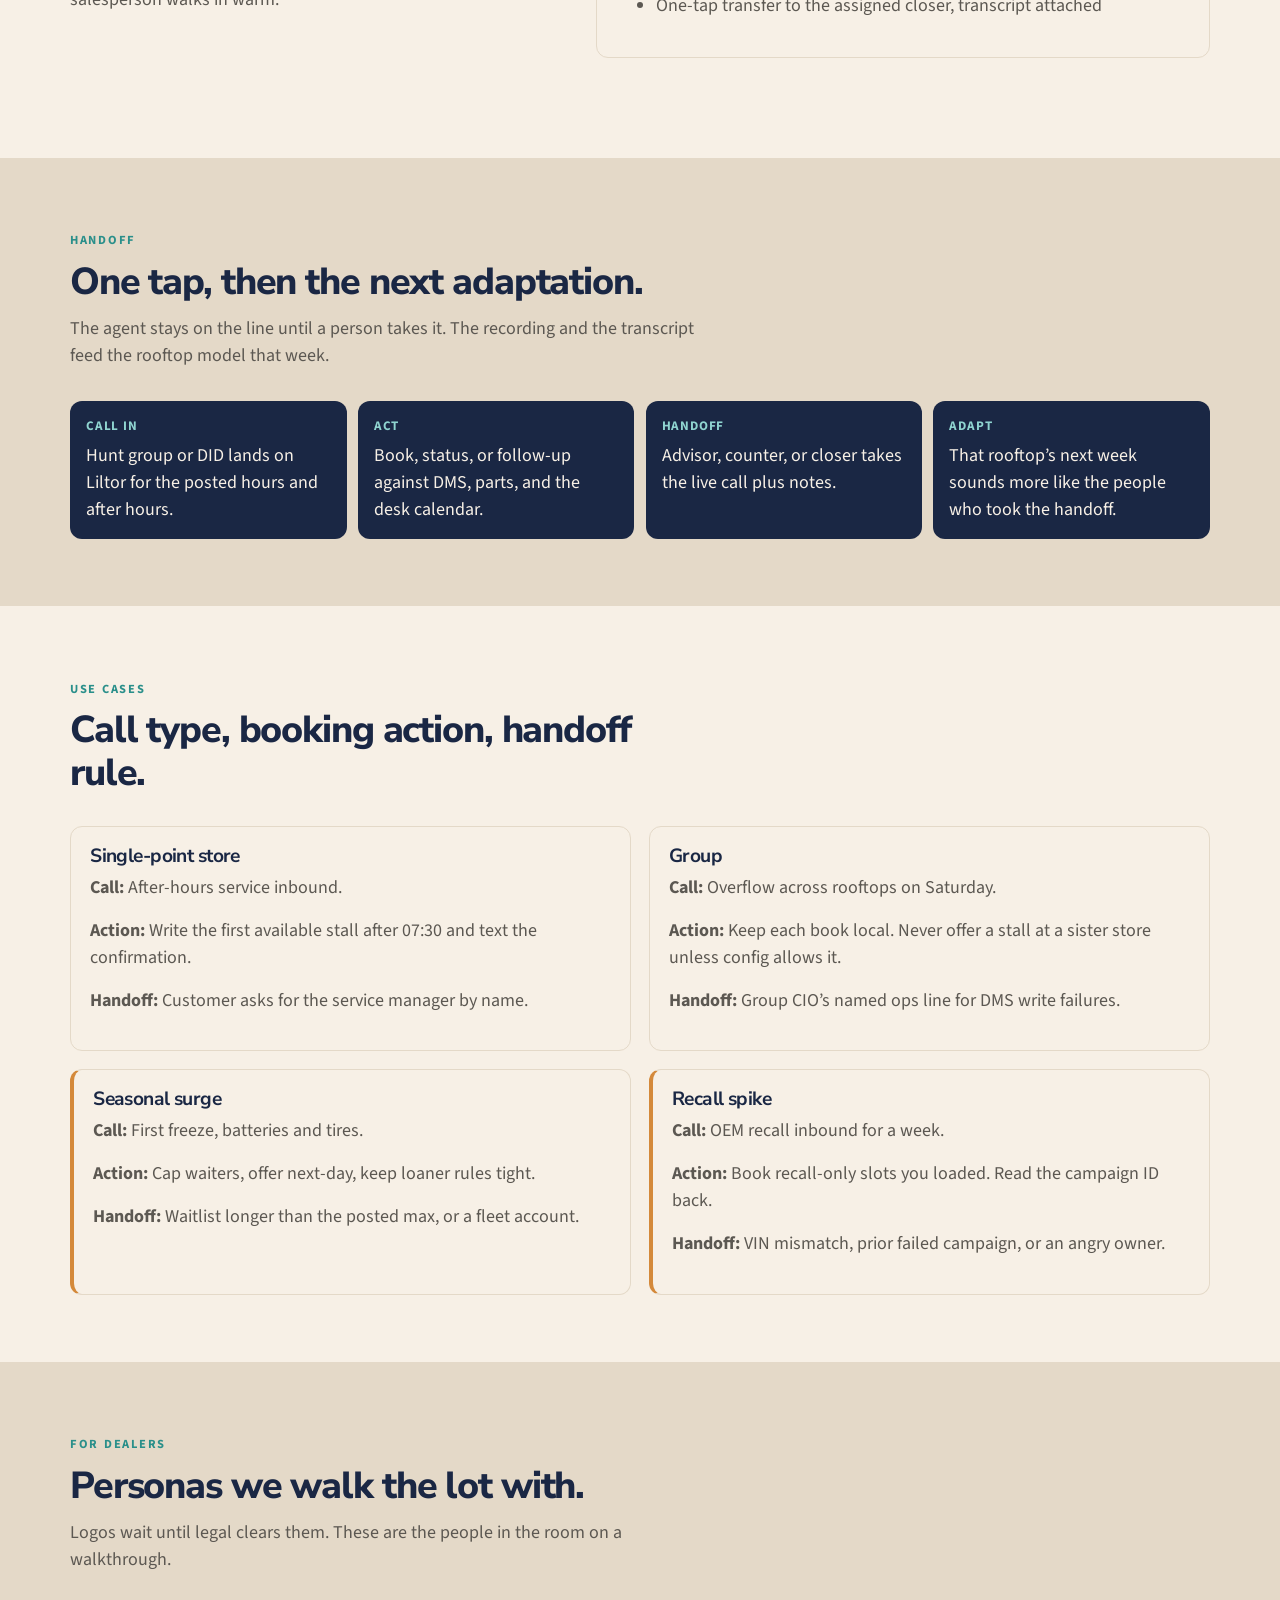
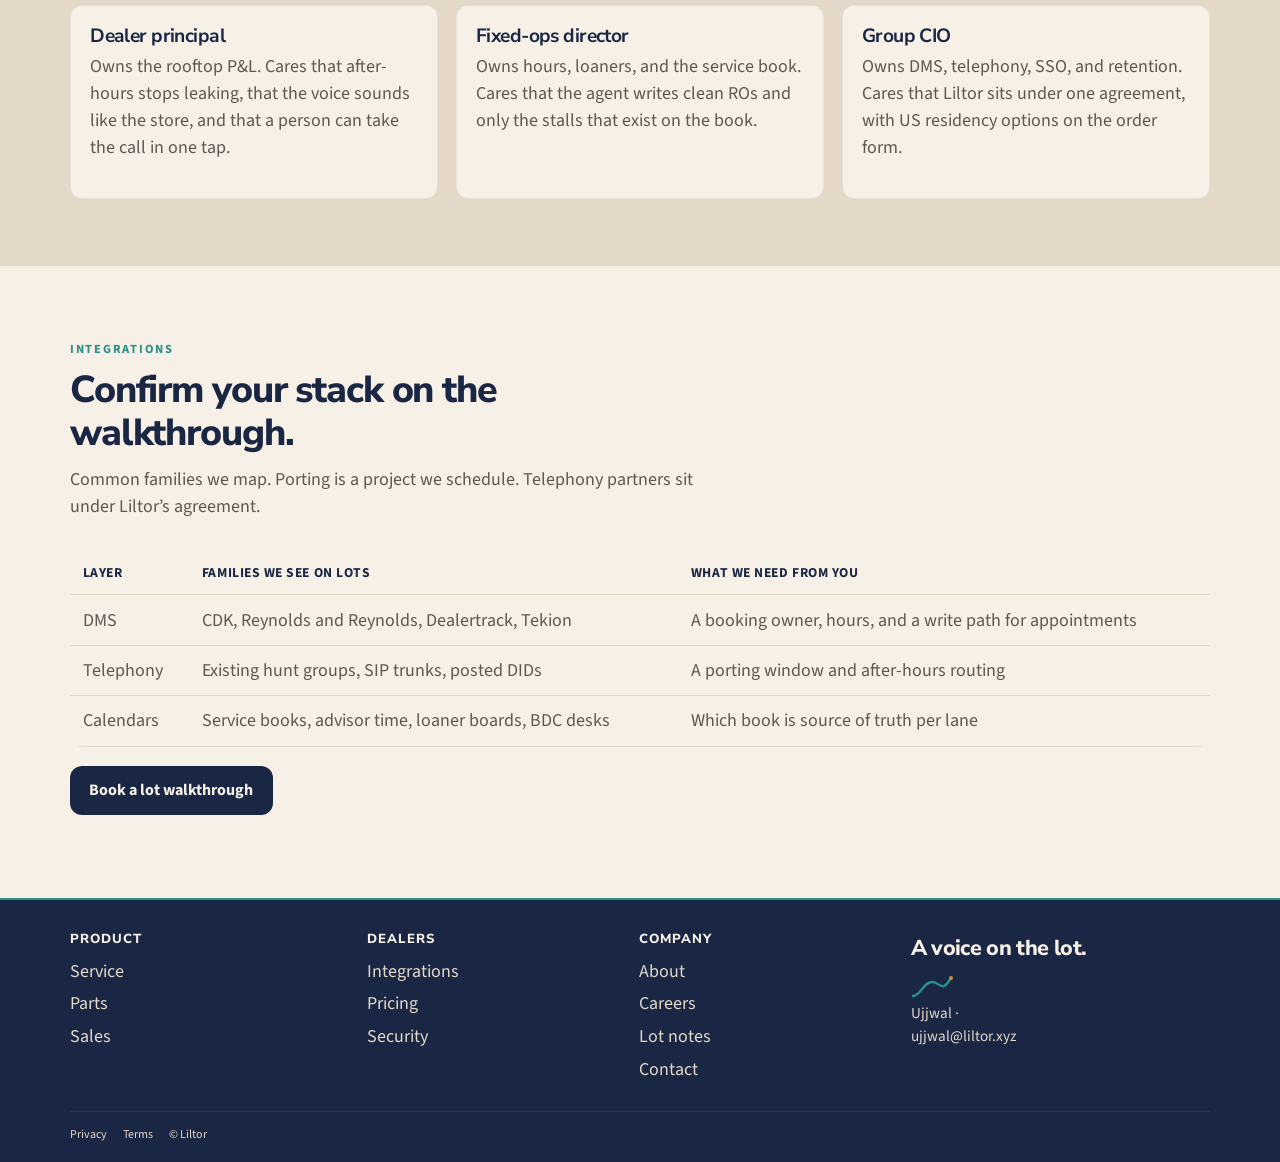
<file: product.html>
<!DOCTYPE html>
<html lang="en">
<head>
  <meta charset="utf-8">
  <meta name="viewport" content="width=device-width, initial-scale=1">
  <title>Voice agents | Liltor</title>
  <meta name="description" content="Liltor voice agents for dealership service, parts, and sales. Handoff diagrams, dealer personas, DMS families, and a sample call flow.">
  <link rel="icon" href="favicon.svg" type="image/svg+xml">
  <link rel="preconnect" href="https://fonts.googleapis.com">
  <link rel="preconnect" href="https://fonts.gstatic.com" crossorigin>
  <link href="https://fonts.googleapis.com/css2?family=Nunito+Sans:wght@600;700;800&family=Source+Sans+3:wght@400;600;700&display=swap" rel="stylesheet">
  <link rel="stylesheet" href="css/styles.css">
</head>
<body data-page="product">
  <a class="skip" href="#main">Skip to content</a>
  <header class="site-header">
    <div class="wrap nav-inner">
      <a class="wordmark" href="index.html" aria-label="Liltor home">L<span class="lilt-i">i</span>ltor</a>
      <button class="nav-toggle" type="button" aria-expanded="false" aria-controls="site-nav" aria-label="Open menu">Menu</button>
      <nav id="site-nav" class="site-nav">
        <a class="is-active" href="product.html">Product</a>
        <a href="product.html#dealers">For dealers</a>
        <a href="product.html#integrations">Integrations</a>
        <a href="pricing.html">Pricing</a>
        <a href="about.html#security">Security</a>
        <a class="btn btn-primary" href="about.html#contact">Book a lot walkthrough</a>
      </nav>
    </div>
  </header>
  <div class="nav-overlay"></div>

  <main id="main">
    <section class="page-hero">
      <div class="wrap">
        <p class="eyebrow">Voice agents</p>
        <h1>Subscription agents that cover more of the operation as you add lanes.</h1>
        <p class="lede">Usage caps and overage sit on the order form in plain numbers. Service, parts, and BDC share one rooftop voice, one handoff, and one adaptation loop.</p>
        <p><a class="btn btn-primary" href="docs.html">Read the call-flow scripts</a></p>
      </div>
    </section>

    <section class="section" id="service">
      <div class="wrap lane-block">
        <div>
          <span class="chip chip-amber">After hours</span>
          <h2>Service lane</h2>
          <p>The service phone is still the store. Liltor answers inbound, books the drive, sends reminders, and handles “is my car done” against the repair order.</p>
        </div>
        <div class="card">
          <h3>What the agent does</h3>
          <ul>
            <li>Inbound scheduling against advisor time and stall capacity</li>
            <li>Status on open ROs, including parts waits</li>
            <li>Loaner, shuttle, and after-hours key-box rules from config</li>
            <li>Triage to the named advisor when the customer asks for a person</li>
          </ul>
          <p class="hours">Typical book: Mon-Sat 07:30 to 18:00. After hours covered on Full lot.</p>
        </div>
      </div>
    </section>

    <section class="section section-fog" id="parts">
      <div class="wrap lane-block">
        <div>
          <span class="chip chip-teal">Counter</span>
          <h2>Parts</h2>
          <p>Counter overflow, ETA, and special-order status. The agent reads the SKU, the warehouse promise, and the deposit rule. Handoff when the line needs a counter person.</p>
        </div>
        <div class="card">
          <h3>What the agent does</h3>
          <ul>
            <li>Will-call and special-order status by RO or PO</li>
            <li>ETA from the stocking source you already use</li>
            <li>Deposit collection path handed to your cashier process</li>
            <li>Handoff when the SKU is superseded, backordered, or priced on request</li>
          </ul>
        </div>
      </div>
    </section>

    <section class="section" id="sales">
      <div class="wrap lane-block">
        <div>
          <span class="chip chip-teal">BDC</span>
          <h2>Sales and BDC</h2>
          <p>Internet lead callbacks, appointment setting, and outbound follow-up. Transfer to a desk with the transcript so the salesperson walks in warm.</p>
        </div>
        <div class="card">
          <h3>What the agent does</h3>
          <ul>
            <li>Same-day callback on web leads during posted BDC hours</li>
            <li>Test-drive and video-walkaround booking on the desk calendar</li>
            <li>No-show recapture the next morning</li>
            <li>One-tap transfer to the assigned closer, transcript attached</li>
          </ul>
        </div>
      </div>
    </section>

    <section class="section section-fog">
      <div class="wrap">
        <div class="section-head">
          <p class="eyebrow">Handoff</p>
          <h2>One tap, then the next adaptation.</h2>
          <p>The agent stays on the line until a person takes it. The recording and the transcript feed the rooftop model that week.</p>
        </div>
        <ol class="flow">
          <li><strong>Call in</strong> Hunt group or DID lands on Liltor for the posted hours and after hours.</li>
          <li><strong>Act</strong> Book, status, or follow-up against DMS, parts, and the desk calendar.</li>
          <li><strong>Handoff</strong> Advisor, counter, or closer takes the live call plus notes.</li>
          <li><strong>Adapt</strong> That rooftop’s next week sounds more like the people who took the handoff.</li>
        </ol>
      </div>
    </section>

    <section class="section" id="use-cases">
      <div class="wrap">
        <div class="section-head">
          <p class="eyebrow">Use cases</p>
          <h2>Call type, booking action, handoff rule.</h2>
        </div>
        <div class="grid-2">
          <article class="card">
            <h3>Single-point store</h3>
            <p><strong>Call:</strong> After-hours service inbound.</p>
            <p><strong>Action:</strong> Write the first available stall after 07:30 and text the confirmation.</p>
            <p><strong>Handoff:</strong> Customer asks for the service manager by name.</p>
          </article>
          <article class="card">
            <h3>Group</h3>
            <p><strong>Call:</strong> Overflow across rooftops on Saturday.</p>
            <p><strong>Action:</strong> Keep each book local. Never offer a stall at a sister store unless config allows it.</p>
            <p><strong>Handoff:</strong> Group CIO’s named ops line for DMS write failures.</p>
          </article>
          <article class="card card-pip">
            <h3>Seasonal surge</h3>
            <p><strong>Call:</strong> First freeze, batteries and tires.</p>
            <p><strong>Action:</strong> Cap waiters, offer next-day, keep loaner rules tight.</p>
            <p><strong>Handoff:</strong> Waitlist longer than the posted max, or a fleet account.</p>
          </article>
          <article class="card card-pip">
            <h3>Recall spike</h3>
            <p><strong>Call:</strong> OEM recall inbound for a week.</p>
            <p><strong>Action:</strong> Book recall-only slots you loaded. Read the campaign ID back.</p>
            <p><strong>Handoff:</strong> VIN mismatch, prior failed campaign, or an angry owner.</p>
          </article>
        </div>
      </div>
    </section>

    <section class="section section-fog" id="dealers">
      <div class="wrap">
        <div class="section-head">
          <p class="eyebrow">For dealers</p>
          <h2>Personas we walk the lot with.</h2>
          <p>Logos wait until legal clears them. These are the people in the room on a walkthrough.</p>
        </div>
        <div class="grid-3">
          <article class="card">
            <h3>Dealer principal</h3>
            <p>Owns the rooftop P&amp;L. Cares that after-hours stops leaking, that the voice sounds like the store, and that a person can take the call in one tap.</p>
          </article>
          <article class="card">
            <h3>Fixed-ops director</h3>
            <p>Owns hours, loaners, and the service book. Cares that the agent writes clean ROs and only the stalls that exist on the book.</p>
          </article>
          <article class="card">
            <h3>Group CIO</h3>
            <p>Owns DMS, telephony, SSO, and retention. Cares that Liltor sits under one agreement, with US residency options on the order form.</p>
          </article>
        </div>
      </div>
    </section>

    <section class="section" id="integrations">
      <div class="wrap">
        <div class="section-head">
          <p class="eyebrow">Integrations</p>
          <h2>Confirm your stack on the walkthrough.</h2>
          <p>Common families we map. Porting is a project we schedule. Telephony partners sit under Liltor’s agreement.</p>
        </div>
        <table class="table">
          <thead>
            <tr>
              <th>Layer</th>
              <th>Families we see on lots</th>
              <th>What we need from you</th>
            </tr>
          </thead>
          <tbody>
            <tr>
              <td>DMS</td>
              <td>CDK, Reynolds and Reynolds, Dealertrack, Tekion</td>
              <td>A booking owner, hours, and a write path for appointments</td>
            </tr>
            <tr>
              <td>Telephony</td>
              <td>Existing hunt groups, SIP trunks, posted DIDs</td>
              <td>A porting window and after-hours routing</td>
            </tr>
            <tr>
              <td>Calendars</td>
              <td>Service books, advisor time, loaner boards, BDC desks</td>
              <td>Which book is source of truth per lane</td>
            </tr>
          </tbody>
        </table>
        <p style="margin-top:1.2rem"><a class="btn btn-primary" href="about.html#contact">Book a lot walkthrough</a></p>
      </div>
    </section>
  </main>

  <footer class="site-footer">
    <div class="wrap">
      <div class="footer-grid">
        <div>
          <h2>Product</h2>
          <a href="product.html#service">Service</a>
          <a href="product.html#parts">Parts</a>
          <a href="product.html#sales">Sales</a>
        </div>
        <div>
          <h2>Dealers</h2>
          <a href="product.html#integrations">Integrations</a>
          <a href="pricing.html">Pricing</a>
          <a href="about.html#security">Security</a>
        </div>
        <div>
          <h2>Company</h2>
          <a href="about.html">About</a>
          <a href="about.html#careers">Careers</a>
          <a href="docs.html#lot-notes">Lot notes</a>
          <a href="about.html#contact">Contact</a>
        </div>
        <div>
          <p class="footer-tagline">A voice on the lot.</p>
          <svg class="lilt-glyph" viewBox="0 0 42 28" aria-hidden="true">
            <path d="M2 22C10 22 12 8 21 8s9 12 19-4" fill="none" stroke="#2A8F8A" stroke-width="2.4" stroke-linecap="round"/>
            <circle cx="40" cy="4" r="2" fill="#D4893A"/>
          </svg>
          <p class="muted" style="color:#E4D9C8">Ujjwal · <a href="mailto:ujjwal@liltor.xyz">ujjwal@liltor.xyz</a></p>
        </div>
      </div>
      <div class="legal-row">
        <a href="about.html#privacy">Privacy</a>
        <a href="about.html#terms">Terms</a>
        <span>© Liltor</span>
      </div>
    </div>
  </footer>
  <script src="js/main.js"></script>
</body>
</html>
</file>
<file: css/styles.css>
:root {
  --lot-cream: #f7f0e6;
  --night-navy: #1a2744;
  --lilt-teal: #2a8f8a;
  --amber-lamp: #d4893a;
  --asphalt: #5c5852;
  --fog: #e4d9c8;
  --glass: #243049;
  --cream-ink: #f7f0e6;
  --header-h: 4.5rem;
  --radius: 12px;
  --max: 1140px;
  --shadow: 0 18px 40px rgba(26, 39, 68, 0.12);
}

*,
*::before,
*::after {
  box-sizing: border-box;
}

html {
  scroll-behavior: smooth;
}

html:focus-within {
  scroll-behavior: smooth;
}

body {
  margin: 0;
  font-family: "Source Sans 3", "Source Sans Pro", sans-serif;
  font-size: 18px;
  line-height: 1.5;
  color: var(--asphalt);
  background: var(--lot-cream);
}

body.nav-open {
  overflow: hidden;
}

img,
svg {
  max-width: 100%;
  display: block;
}

a {
  color: var(--lilt-teal);
  text-decoration-thickness: 1px;
  text-underline-offset: 0.18em;
}

a:hover {
  color: var(--night-navy);
}

h1,
h2,
h3,
.wordmark {
  font-family: "Nunito Sans", "Source Sans 3", sans-serif;
  color: var(--night-navy);
  letter-spacing: -0.03em;
  line-height: 1.12;
}

h1 {
  font-size: clamp(2.4rem, 5vw, 4.1rem);
  font-weight: 800;
  margin: 0 0 0.6rem;
}

h2 {
  font-size: clamp(1.7rem, 3vw, 2.35rem);
  font-weight: 800;
  margin: 0 0 0.75rem;
}

h3 {
  font-size: 1.2rem;
  font-weight: 700;
  margin: 0 0 0.4rem;
}

p {
  margin: 0 0 1rem;
}

[id] {
  scroll-margin-top: 5.75rem;
}

.skip {
  position: absolute;
  left: 1rem;
  top: -3rem;
  background: var(--night-navy);
  color: var(--cream-ink);
  padding: 0.5rem 0.8rem;
  border-radius: 8px;
  z-index: 80;
}

.skip:focus {
  top: 0.75rem;
}

.wrap {
  width: min(var(--max), calc(100% - 2.4rem));
  margin-inline: auto;
}

.eyebrow {
  display: inline-block;
  margin-bottom: 0.7rem;
  color: var(--lilt-teal);
  font-size: 0.78rem;
  font-weight: 700;
  letter-spacing: 0.14em;
  text-transform: uppercase;
}

.lede {
  font-size: 1.15rem;
  max-width: 40rem;
}

.site-header {
  position: sticky;
  top: 0;
  z-index: 40;
  background: rgba(247, 240, 230, 0.94);
  backdrop-filter: blur(10px);
  border-bottom: 1px solid var(--asphalt);
  border-bottom-color: rgba(92, 88, 82, 0.22);
}

.site-header.is-scrolled {
  box-shadow: 0 8px 24px rgba(26, 39, 68, 0.06);
}

.nav-inner {
  min-height: var(--header-h);
  display: flex;
  align-items: center;
  justify-content: space-between;
  gap: 1rem;
}

.wordmark {
  display: inline-flex;
  align-items: baseline;
  gap: 0;
  font-size: 1.35rem;
  font-weight: 800;
  color: var(--night-navy);
  text-decoration: none;
}

.wordmark:hover {
  color: var(--night-navy);
}

.lilt-i {
  position: relative;
  display: inline-block;
  padding-top: 0.12em;
}

.lilt-i::after {
  content: "";
  position: absolute;
  left: 42%;
  top: 0.02em;
  width: 0.42em;
  height: 0.26em;
  border: 2px solid var(--lilt-teal);
  border-bottom: none;
  border-radius: 10px 10px 0 0;
  transform: translateX(-20%) rotate(18deg);
}

.site-nav {
  display: flex;
  align-items: center;
  gap: 1.15rem;
}

.site-nav a {
  color: var(--night-navy);
  text-decoration: none;
  font-weight: 600;
  font-size: 0.98rem;
}

.site-nav a:hover,
.site-nav a.is-active {
  color: var(--lilt-teal);
}

.nav-toggle {
  display: none;
  border: 1px solid var(--fog);
  background: var(--lot-cream);
  color: var(--night-navy);
  border-radius: 10px;
  padding: 0.45rem 0.7rem;
  font: inherit;
  font-weight: 700;
  cursor: pointer;
}

.nav-overlay {
  display: none;
}

.btn {
  display: inline-flex;
  align-items: center;
  justify-content: center;
  gap: 0.4rem;
  border-radius: var(--radius);
  padding: 0.72rem 1.15rem;
  font-weight: 700;
  text-decoration: none;
  border: 1px solid transparent;
  cursor: pointer;
  font-family: inherit;
  font-size: 1rem;
}

.btn-primary {
  background: var(--night-navy);
  color: var(--cream-ink);
}

.btn-primary:hover {
  background: #24355c;
  color: var(--cream-ink);
}

.btn-secondary {
  background: transparent;
  color: var(--lilt-teal);
  border-color: var(--lilt-teal);
}

.btn-secondary:hover {
  background: rgba(42, 143, 138, 0.08);
  color: var(--night-navy);
}

.btn-teal {
  background: var(--lilt-teal);
  color: var(--cream-ink);
}

.btn-teal:hover {
  background: #237a76;
  color: var(--cream-ink);
}

.hero {
  padding: 3.2rem 0 4.2rem;
  background: linear-gradient(180deg, var(--lot-cream) 0%, var(--lot-cream) 92%, var(--fog) 100%);
}

.hero-grid {
  display: grid;
  grid-template-columns: 1.05fr 0.95fr;
  gap: 2.4rem;
  align-items: center;
}

.hero-actions {
  display: flex;
  flex-wrap: wrap;
  gap: 0.75rem;
  margin: 1.4rem 0 0.4rem;
}

.hero-note {
  color: var(--asphalt);
  font-size: 0.95rem;
}

.lot-card {
  position: relative;
  background: var(--night-navy);
  border-radius: var(--radius);
  overflow: hidden;
  min-height: 300px;
  box-shadow: var(--shadow);
}

.lot-card img {
  width: 100%;
  height: 100%;
  object-fit: cover;
}

.hero-console {
  position: absolute;
  left: 1rem;
  right: 1rem;
  bottom: 1rem;
  background: rgba(18, 26, 46, 0.86);
  border: 1px solid rgba(42, 143, 138, 0.35);
  border-radius: var(--radius);
  padding: 0.85rem 1rem 1rem;
  color: var(--cream-ink);
}

.console-meta {
  display: flex;
  justify-content: space-between;
  gap: 0.5rem;
  font-size: 0.78rem;
  font-variant-numeric: tabular-nums;
  color: var(--fog);
  margin-bottom: 0.55rem;
}

.wave {
  height: 42px;
  display: flex;
  align-items: flex-end;
  gap: 4px;
}

.wave span {
  flex: 1;
  background: var(--lilt-teal);
  border-radius: 3px 3px 0 0;
  transform-origin: bottom;
  animation: lilt 8s ease-in-out infinite;
  opacity: 0.85;
}

.wave span:nth-child(odd) {
  background: #3aa8a2;
}

.wave span:nth-child(1) { height: 28%; animation-delay: 0s; }
.wave span:nth-child(2) { height: 46%; animation-delay: -0.7s; }
.wave span:nth-child(3) { height: 38%; animation-delay: -1.4s; }
.wave span:nth-child(4) { height: 62%; animation-delay: -2.1s; }
.wave span:nth-child(5) { height: 44%; animation-delay: -2.8s; }
.wave span:nth-child(6) { height: 78%; animation-delay: -3.5s; }
.wave span:nth-child(7) { height: 52%; animation-delay: -4.2s; }
.wave span:nth-child(8) { height: 88%; animation-delay: -4.9s; }
.wave span:nth-child(9) { height: 60%; animation-delay: -5.6s; }
.wave span:nth-child(10) { height: 70%; animation-delay: -6.3s; }
.wave span:nth-child(11) { height: 48%; animation-delay: -1.1s; }
.wave span:nth-child(12) { height: 82%; animation-delay: -2.6s; }
.wave span:nth-child(13) { height: 36%; animation-delay: -3.9s; }
.wave span:nth-child(14) { height: 66%; animation-delay: -5.2s; }
.wave span:nth-child(15) { height: 54%; animation-delay: -6.8s; }
.wave span:nth-child(16) { height: 74%; animation-delay: -7.4s; }

@keyframes lilt {
  0%,
  100% {
    transform: scaleY(0.35);
  }
  18% {
    transform: scaleY(0.55);
  }
  42% {
    transform: scaleY(0.72);
  }
  68% {
    transform: scaleY(0.9);
  }
  84% {
    transform: scaleY(0.62);
  }
}

.section {
  padding: 4.2rem 0;
}

.section-fog {
  background: var(--fog);
}

.section-navy {
  background: var(--night-navy);
  color: var(--cream-ink);
}

.section-navy h2,
.section-navy h3 {
  color: var(--cream-ink);
}

.section-head {
  max-width: 40rem;
  margin-bottom: 2rem;
}

.grid-3,
.grid-4,
.grid-2 {
  display: grid;
  gap: 1.1rem;
}

.grid-2 {
  grid-template-columns: 1fr 1fr;
}

.grid-3 {
  grid-template-columns: repeat(3, 1fr);
}

.grid-4 {
  grid-template-columns: repeat(4, 1fr);
}

.card {
  background: var(--lot-cream);
  border: 1px solid var(--fog);
  border-radius: var(--radius);
  padding: 1.2rem 1.2rem 1.3rem;
}

.section-fog .card {
  border-color: rgba(26, 39, 68, 0.08);
}

.card-pip {
  border-left: 4px solid var(--amber-lamp);
}

.steps {
  display: grid;
  grid-template-columns: repeat(4, 1fr);
  gap: 1rem;
  counter-reset: step;
}

.step {
  background: var(--lot-cream);
  border: 1px solid rgba(26, 39, 68, 0.08);
  border-radius: var(--radius);
  padding: 1.15rem;
}

.step::before {
  counter-increment: step;
  content: counter(step);
  display: inline-flex;
  width: 1.7rem;
  height: 1.7rem;
  align-items: center;
  justify-content: center;
  border-radius: 999px;
  background: var(--night-navy);
  color: var(--cream-ink);
  font-weight: 800;
  font-size: 0.85rem;
  margin-bottom: 0.7rem;
  font-variant-numeric: tabular-nums;
}

.chip {
  display: inline-flex;
  align-items: center;
  border-radius: 999px;
  padding: 0.15rem 0.55rem;
  font-size: 0.78rem;
  font-weight: 700;
  font-variant-numeric: tabular-nums;
}

.chip-amber {
  background: var(--amber-lamp);
  color: #1a2744;
}

.chip-teal {
  background: rgba(42, 143, 138, 0.16);
  color: var(--night-navy);
}

.quotes {
  display: grid;
  grid-template-columns: 1fr 1fr;
  gap: 1rem;
}

blockquote {
  margin: 0;
  background: var(--lot-cream);
  border-radius: var(--radius);
  padding: 1.3rem;
  border: 1px solid rgba(26, 39, 68, 0.08);
}

blockquote p {
  font-family: "Nunito Sans", sans-serif;
  font-size: 1.25rem;
  color: var(--night-navy);
  font-weight: 700;
  letter-spacing: -0.02em;
}

cite {
  font-style: normal;
  color: var(--asphalt);
  font-size: 0.95rem;
}

.cta-band {
  padding: 3.4rem 0;
  border-top: 2px solid var(--lilt-teal);
}

.cta-band .wrap {
  display: flex;
  justify-content: space-between;
  align-items: center;
  gap: 1.5rem;
}

.cta-band p {
  margin: 0;
  max-width: 34rem;
}

.site-footer {
  background: var(--night-navy);
  color: var(--cream-ink);
  border-top: 2px solid var(--lilt-teal);
  padding: 2rem 0 1.1rem;
}

.footer-grid {
  display: grid;
  grid-template-columns: 1.1fr 1fr 1fr 1.2fr;
  gap: 1.4rem;
  min-height: 9.5rem;
}

.site-footer h2 {
  color: var(--cream-ink);
  font-size: 0.82rem;
  letter-spacing: 0.08em;
  text-transform: uppercase;
  margin-bottom: 0.7rem;
}

.site-footer a {
  display: block;
  color: var(--fog);
  text-decoration: none;
  margin-bottom: 0.35rem;
}

.site-footer a:hover {
  color: var(--cream-ink);
}

.footer-tagline {
  font-family: "Nunito Sans", sans-serif;
  font-weight: 800;
  font-size: 1.35rem;
  color: var(--cream-ink);
  letter-spacing: -0.03em;
  margin: 0 0 0.6rem;
}

.lilt-glyph {
  width: 42px;
  height: 28px;
}

.legal-row {
  display: flex;
  gap: 1rem;
  flex-wrap: wrap;
  align-items: center;
  margin-top: 1.4rem;
  padding-top: 0.9rem;
  border-top: 1px solid #2a354f;
  font-size: 12px;
  color: var(--fog);
}

.legal-row a {
  display: inline;
  margin: 0;
}

.page-hero {
  padding: 3rem 0 1.5rem;
}

.lane-block {
  display: grid;
  grid-template-columns: 0.9fr 1.1fr;
  gap: 1.5rem;
  align-items: start;
  padding: 2rem 0;
  border-top: 1px solid rgba(92, 88, 82, 0.16);
}

.lane-block:first-of-type {
  border-top: 0;
}

.flow {
  display: grid;
  grid-template-columns: repeat(4, 1fr);
  gap: 0.7rem;
  margin: 1.5rem 0 0;
}

.flow li {
  list-style: none;
  background: var(--night-navy);
  color: var(--cream-ink);
  border-radius: var(--radius);
  padding: 1rem;
}

.flow {
  padding: 0;
}

.flow strong {
  display: block;
  color: #8fd4d0;
  font-size: 0.82rem;
  letter-spacing: 0.06em;
  text-transform: uppercase;
  margin-bottom: 0.35rem;
}

.price-grid {
  display: grid;
  grid-template-columns: repeat(3, 1fr);
  gap: 1rem;
  align-items: stretch;
}

.price-card {
  background: var(--lot-cream);
  border: 1px solid var(--fog);
  border-radius: var(--radius);
  padding: 1.4rem;
}

.price-card.featured {
  border: 2px solid var(--lilt-teal);
  box-shadow: 0 0 0 6px rgba(42, 143, 138, 0.12);
  transform: translateY(-8px);
}

.price {
  font-family: "Nunito Sans", sans-serif;
  font-size: 2.2rem;
  font-weight: 800;
  color: var(--night-navy);
  font-variant-numeric: tabular-nums;
  letter-spacing: -0.04em;
  margin: 0.4rem 0 0.15rem;
}

.price span {
  font-size: 1rem;
  font-weight: 600;
  letter-spacing: 0;
  color: var(--asphalt);
}

.price-card ul {
  margin: 1rem 0 1.2rem;
  padding-left: 1.1rem;
}

.price-card li {
  margin-bottom: 0.35rem;
}

.faq details {
  background: var(--lot-cream);
  border: 1px solid var(--fog);
  border-radius: var(--radius);
  padding: 0.9rem 1rem;
  margin-bottom: 0.6rem;
}

.faq summary {
  cursor: pointer;
  font-weight: 700;
  color: var(--night-navy);
}

.sample-panel {
  background: var(--night-navy);
  color: var(--cream-ink);
  border-radius: var(--radius);
  padding: 1.2rem;
}

.sample-panel h2,
.sample-panel h3 {
  color: var(--cream-ink);
}

.sample-line {
  opacity: 0.45;
  margin: 0 0 0.55rem;
  padding-left: 0.7rem;
  border-left: 3px solid transparent;
}

.sample-line.is-live {
  opacity: 1;
  border-left-color: var(--lilt-teal);
}

.who {
  display: inline-block;
  min-width: 4.6rem;
  font-size: 0.78rem;
  font-weight: 800;
  letter-spacing: 0.06em;
  text-transform: uppercase;
  color: #8fd4d0;
  margin-right: 0.4rem;
}

.sample-line.caller .who {
  color: var(--amber-lamp);
}

.call-script {
  list-style: none;
  margin: 0;
  padding: 0;
}

.call-script .turn {
  display: grid;
  grid-template-columns: 6.5rem 1fr;
  gap: 0.8rem;
  padding: 0.85rem 0;
  border-bottom: 1px solid #2a354f;
}

.script-shell {
  background: var(--night-navy);
  color: var(--cream-ink);
  border-radius: var(--radius);
  padding: 1.2rem 1.3rem 1.4rem;
}

.script-shell h3 {
  color: var(--cream-ink);
}

.hours {
  font-variant-numeric: tabular-nums;
  font-weight: 700;
  color: var(--night-navy);
}

.note-list article {
  margin-bottom: 2rem;
}

form {
  display: grid;
  gap: 0.85rem;
}

label {
  display: grid;
  gap: 0.3rem;
  font-weight: 700;
  color: var(--night-navy);
  font-size: 0.95rem;
}

input,
select,
textarea {
  font: inherit;
  color: var(--night-navy);
  background: #fff;
  border: 1px solid #d5cbb8;
  border-radius: 10px;
  padding: 0.65rem 0.75rem;
}

input:focus,
select:focus,
textarea:focus {
  outline: 2px solid var(--lilt-teal);
  outline-offset: 1px;
}

.is-invalid {
  border-color: #b42318;
}

.success {
  background: var(--lot-cream);
  border: 1px solid var(--lilt-teal);
  border-radius: var(--radius);
  padding: 1.2rem;
}

.success:focus {
  outline: 2px solid var(--lilt-teal);
}

.team-card {
  display: flex;
  gap: 1rem;
  align-items: flex-start;
}

.avatar {
  width: 64px;
  height: 64px;
  border-radius: 12px;
  background: var(--night-navy);
  color: var(--lilt-teal);
  display: grid;
  place-items: center;
  font-family: "Nunito Sans", sans-serif;
  font-weight: 800;
  font-size: 1.4rem;
  flex: none;
}

.legal-copy h3 {
  margin-top: 1.4rem;
}

.muted {
  color: var(--asphalt);
  font-size: 0.95rem;
}

.table {
  width: 100%;
  border-collapse: collapse;
  background: var(--lot-cream);
  border-radius: var(--radius);
  overflow: hidden;
}

.table th,
.table td {
  text-align: left;
  padding: 0.7rem 0.8rem;
  border-bottom: 1px solid var(--fog);
  vertical-align: top;
}

.table th {
  color: var(--night-navy);
  font-size: 0.85rem;
  letter-spacing: 0.04em;
  text-transform: uppercase;
}

@media (prefers-reduced-motion: reduce) {
  html {
    scroll-behavior: auto;
  }

  .wave span {
    animation: none;
    transform: scaleY(0.6);
  }
}

@media (max-width: 980px) {
  .hero-grid,
  .lane-block,
  .cta-band .wrap,
  .footer-grid,
  .grid-4,
  .steps,
  .flow,
  .price-grid {
    grid-template-columns: 1fr 1fr;
  }

  .price-card.featured {
    transform: none;
  }
}

@media (max-width: 860px) {
  .nav-toggle {
    display: inline-flex;
    z-index: 60;
  }

  .nav-overlay {
    display: block;
    position: fixed;
    inset: 0;
    background: rgba(26, 39, 68, 0.45);
    opacity: 0;
    pointer-events: none;
    transition: opacity 0.2s ease;
  }

  body.nav-open .nav-overlay {
    opacity: 1;
    pointer-events: auto;
  }

  .site-nav {
    position: fixed;
    top: 0;
    right: 0;
    height: 100dvh;
    width: min(22rem, 88vw);
    background: var(--lot-cream);
    flex-direction: column;
    align-items: flex-start;
    padding: 5.2rem 1.3rem 1.5rem;
    transform: translateX(110%);
    transition: transform 0.22s ease;
    box-shadow: -16px 0 40px rgba(26, 39, 68, 0.18);
    z-index: 50;
  }

  .site-nav.is-open {
    transform: translateX(0);
  }

  .site-nav a {
    font-size: 1.1rem;
  }

  .hero-grid,
  .grid-2,
  .grid-3,
  .grid-4,
  .steps,
  .quotes,
  .lane-block,
  .flow,
  .price-grid,
  .footer-grid,
  .cta-band .wrap,
  .call-script .turn {
    grid-template-columns: 1fr;
  }
}
</file>
